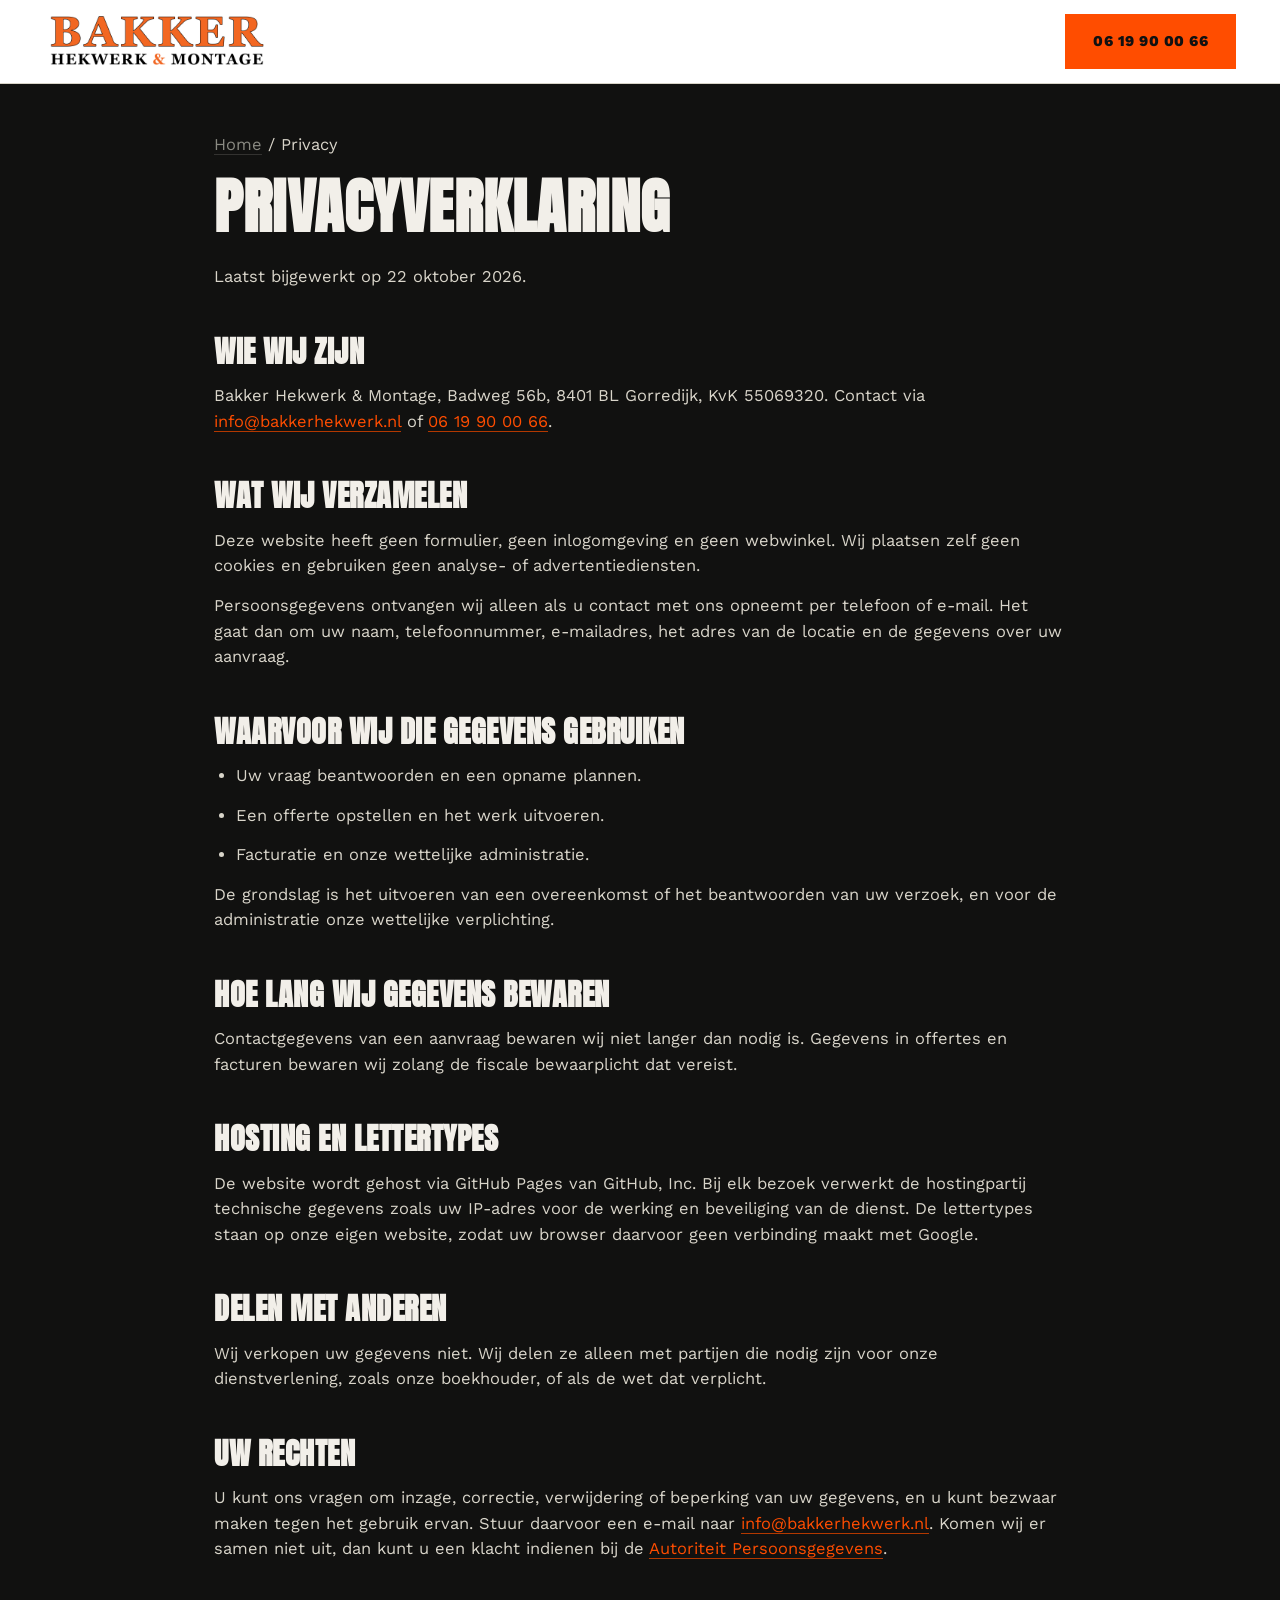
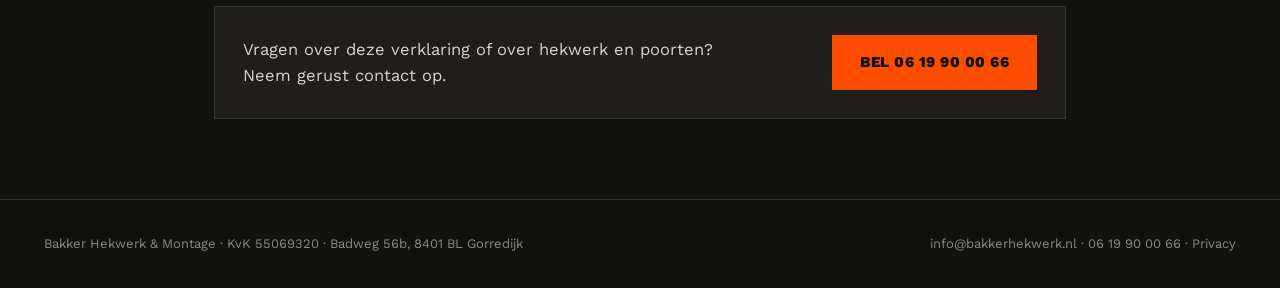
<file: privacy/index.html>
<!DOCTYPE html>
<html lang="nl">
<head>
<meta charset="UTF-8">
<meta name="viewport" content="width=device-width, initial-scale=1">
<meta name="google-site-verification" content="QCoCkXl2fq-rT-jdb6DQhbuVrgbi8KNT2zHSEvUrDoA" />
<meta name="theme-color" content="#111110">
<link rel="icon" href="/favicon.svg" type="image/svg+xml">
<link rel="icon" href="/favicon.png" type="image/png" sizes="192x192">
<link rel="apple-touch-icon" href="/favicon.png">
<link rel="preload" href="/assets/fonts/anton-latin-400-normal.woff2" as="font" type="font/woff2" crossorigin>
<link rel="preload" href="/assets/fonts/work-sans-latin-400-normal.woff2" as="font" type="font/woff2" crossorigin>
<link rel="stylesheet" href="/styles.css?v=20261022">
<title>Privacyverklaring | Bakker Hekwerk &amp; Montage</title>
<meta name="description" content="Hoe Bakker Hekwerk &amp; Montage in Gorredijk omgaat met persoonsgegevens op deze website." />
<meta name="robots" content="index, follow">
<link rel="canonical" href="https://bakkerhekwerk.nl/privacy/" />
</head>
<body class="sub">
<header>
  <nav>
    <a href="/" class="brand"><img src="/assets/logo.png" alt="Bakker Hekwerk &amp; Montage logo"></a>
    <div class="nav-cta"><a href="tel:0619900066" class="btn">06 19 90 00 66</a></div>
  </nav>
</header>
<main class="sub-wrap">
  <p class="crumbs"><a href="/">Home</a> / Privacy</p>
  <h1>Privacyverklaring</h1>
  <p>Laatst bijgewerkt op 22 oktober 2026.</p>

  <h2>Wie wij zijn</h2>
  <p>Bakker Hekwerk &amp; Montage, Badweg 56b, 8401 BL Gorredijk, KvK 55069320. Contact via <a class="tl" href="mailto:info@bakkerhekwerk.nl">info@bakkerhekwerk.nl</a> of <a class="tl" href="tel:0619900066">06 19 90 00 66</a>.</p>

  <h2>Wat wij verzamelen</h2>
  <p>Deze website heeft geen formulier, geen inlogomgeving en geen webwinkel. Wij plaatsen zelf geen cookies en gebruiken geen analyse- of advertentiediensten.</p>
  <p>Persoonsgegevens ontvangen wij alleen als u contact met ons opneemt per telefoon of e-mail. Het gaat dan om uw naam, telefoonnummer, e-mailadres, het adres van de locatie en de gegevens over uw aanvraag.</p>

  <h2>Waarvoor wij die gegevens gebruiken</h2>
  <ul>
    <li>Uw vraag beantwoorden en een opname plannen.</li>
    <li>Een offerte opstellen en het werk uitvoeren.</li>
    <li>Facturatie en onze wettelijke administratie.</li>
  </ul>
  <p>De grondslag is het uitvoeren van een overeenkomst of het beantwoorden van uw verzoek, en voor de administratie onze wettelijke verplichting.</p>

  <h2>Hoe lang wij gegevens bewaren</h2>
  <p>Contactgegevens van een aanvraag bewaren wij niet langer dan nodig is. Gegevens in offertes en facturen bewaren wij zolang de fiscale bewaarplicht dat vereist.</p>

  <h2>Hosting en lettertypes</h2>
  <p>De website wordt gehost via GitHub Pages van GitHub, Inc. Bij elk bezoek verwerkt de hostingpartij technische gegevens zoals uw IP-adres voor de werking en beveiliging van de dienst. De lettertypes staan op onze eigen website, zodat uw browser daarvoor geen verbinding maakt met Google.</p>

  <h2>Delen met anderen</h2>
  <p>Wij verkopen uw gegevens niet. Wij delen ze alleen met partijen die nodig zijn voor onze dienstverlening, zoals onze boekhouder, of als de wet dat verplicht.</p>

  <h2>Uw rechten</h2>
  <p>U kunt ons vragen om inzage, correctie, verwijdering of beperking van uw gegevens, en u kunt bezwaar maken tegen het gebruik ervan. Stuur daarvoor een e-mail naar <a class="tl" href="mailto:info@bakkerhekwerk.nl">info@bakkerhekwerk.nl</a>. Komen wij er samen niet uit, dan kunt u een klacht indienen bij de <a class="tl" href="https://www.autoriteitpersoonsgegevens.nl/">Autoriteit Persoonsgegevens</a>.</p>

  <div class="sub-cta">
    <p>Vragen over deze verklaring of over hekwerk en poorten? Neem gerust contact op.</p>
    <a href="tel:0619900066" class="btn">Bel 06 19 90 00 66</a>
  </div>
</main>
<footer>
  <div class="wrap f-row">
    <span>Bakker Hekwerk &amp; Montage &middot; KvK 55069320 &middot; Badweg 56b, 8401 BL Gorredijk</span>
    <span><a href="mailto:info@bakkerhekwerk.nl">info@bakkerhekwerk.nl</a> &middot; <a href="tel:0619900066">06 19 90 00 66</a> &middot; <a href="/privacy/">Privacy</a></span>
  </div>
</footer>
</body>
</html>
</file>
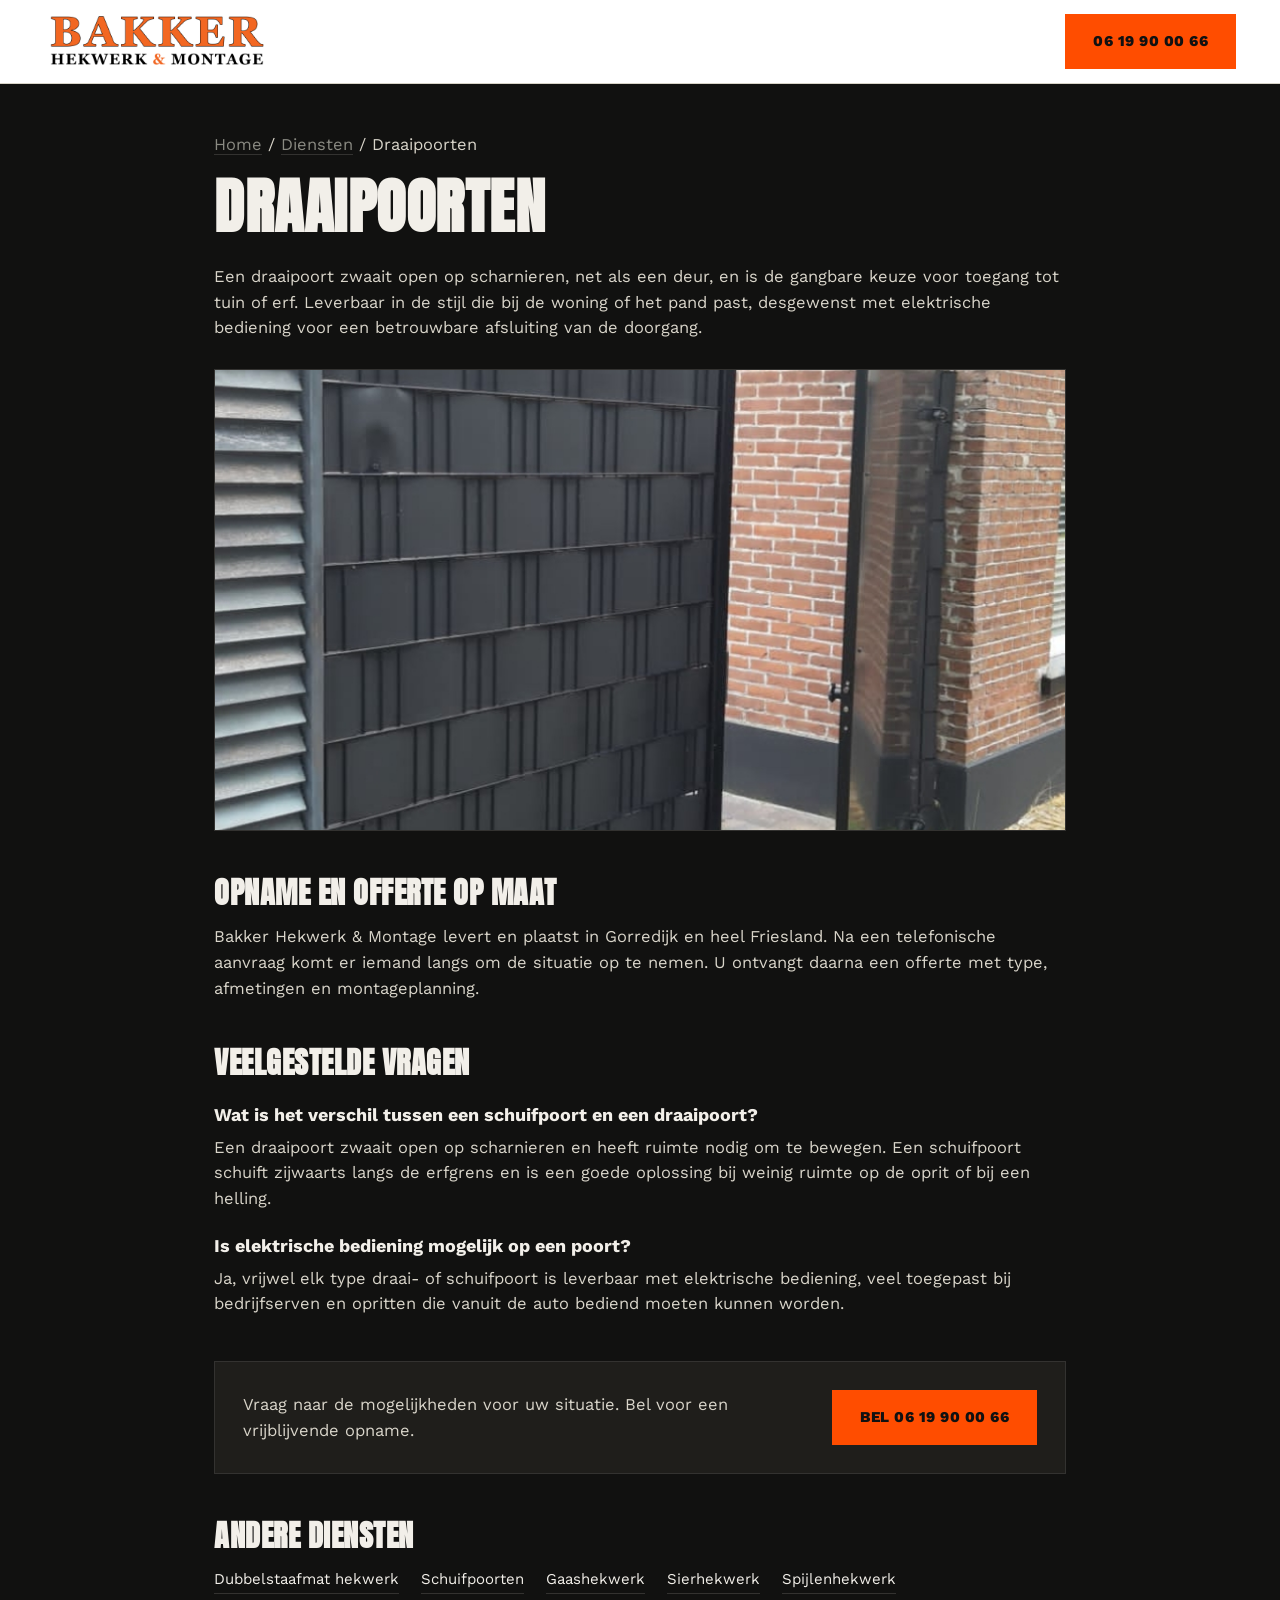
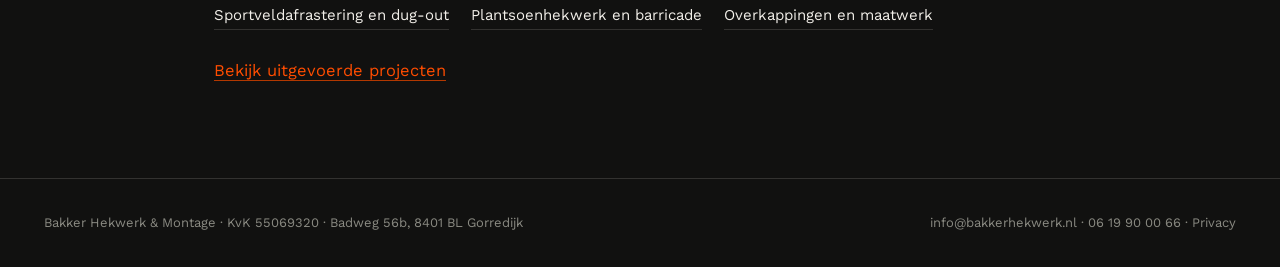
<file: diensten/draaipoorten/index.html>
<!DOCTYPE html>
<html lang="nl">
<head>
<meta charset="UTF-8">
<meta name="viewport" content="width=device-width, initial-scale=1">
<meta name="google-site-verification" content="QCoCkXl2fq-rT-jdb6DQhbuVrgbi8KNT2zHSEvUrDoA" />
<meta name="theme-color" content="#111110">
<link rel="icon" href="/favicon.svg" type="image/svg+xml">
<link rel="icon" href="/favicon.png" type="image/png" sizes="192x192">
<link rel="apple-touch-icon" href="/favicon.png">
<link rel="preload" href="/assets/fonts/anton-latin-400-normal.woff2" as="font" type="font/woff2" crossorigin>
<link rel="preload" href="/assets/fonts/work-sans-latin-400-normal.woff2" as="font" type="font/woff2" crossorigin>
<link rel="stylesheet" href="/styles.css?v=20261022">
<title>Draaipoorten in Friesland | Bakker Hekwerk &amp; Montage</title>
<meta name="description" content="Draaipoorten voor erven, tuinen en bedrijfsterreinen, ook met elektrische bediening. Bakker Hekwerk &amp; Montage, Gorredijk, werkt in heel Friesland." />
<meta name="robots" content="index, follow, max-image-preview:large">
<link rel="canonical" href="https://bakkerhekwerk.nl/diensten/draaipoorten/" />
<meta property="og:type" content="website" />
<meta property="og:title" content="Draaipoorten in Friesland | Bakker Hekwerk &amp; Montage" />
<meta property="og:description" content="Draaipoorten voor erven, tuinen en bedrijfsterreinen, ook met elektrische bediening. Bakker Hekwerk &amp; Montage, Gorredijk, werkt in heel Friesland." />
<meta property="og:url" content="https://bakkerhekwerk.nl/diensten/draaipoorten/" />
<meta property="og:site_name" content="Bakker Hekwerk &amp; Montage" />
<meta property="og:locale" content="nl_NL" />
<meta property="og:image" content="https://bakkerhekwerk.nl/assets/diensten/draaipoorten.jpg" />
<meta name="twitter:card" content="summary_large_image" />
<script type="application/ld+json">
{
  "@context": "https://schema.org",
  "@type": "Service",
  "name": "Draaipoorten",
  "serviceType": "Draaipoorten",
  "description": "Draaipoorten voor erven, tuinen en bedrijfsterreinen, ook met elektrische bediening. Bakker Hekwerk & Montage, Gorredijk, werkt in heel Friesland.",
  "areaServed": "Friesland",
  "url": "https://bakkerhekwerk.nl/diensten/draaipoorten/",
  "provider": {
    "@type": "HomeAndConstructionBusiness",
    "name": "Bakker Hekwerk & Montage",
    "url": "https://bakkerhekwerk.nl/",
    "telephone": "+31619900066"
  }
}
</script>
<script type="application/ld+json">
{
  "@context": "https://schema.org",
  "@type": "BreadcrumbList",
  "itemListElement": [
    {
      "@type": "ListItem",
      "position": 1,
      "name": "Home",
      "item": "https://bakkerhekwerk.nl/"
    },
    {
      "@type": "ListItem",
      "position": 2,
      "name": "Diensten",
      "item": "https://bakkerhekwerk.nl/#diensten"
    },
    {
      "@type": "ListItem",
      "position": 3,
      "name": "Draaipoorten",
      "item": "https://bakkerhekwerk.nl/diensten/draaipoorten/"
    }
  ]
}
</script>
</head>
<body class="sub">
<header>
  <nav>
    <a href="/" class="brand"><img src="/assets/logo.png" alt="Bakker Hekwerk &amp; Montage logo"></a>
    <div class="nav-cta"><a href="tel:0619900066" class="btn">06 19 90 00 66</a></div>
  </nav>
</header>
<main class="sub-wrap">
  <p class="crumbs"><a href="/">Home</a> / <a href="/#diensten">Diensten</a> / Draaipoorten</p>
  <h1>Draaipoorten</h1>
  <p>Een draaipoort zwaait open op scharnieren, net als een deur, en is de gangbare keuze voor toegang tot tuin of erf. Leverbaar in de stijl die bij de woning of het pand past, desgewenst met elektrische bediening voor een betrouwbare afsluiting van de doorgang.</p>
  <figure class="sub-photo"><img src="/assets/diensten/draaipoorten.jpg" alt="Draaipoort vlechtwerk" width="1200" height="800" decoding="async"></figure>
  <h2>Opname en offerte op maat</h2>
  <p>Bakker Hekwerk &amp; Montage levert en plaatst in Gorredijk en heel Friesland. Na een telefonische aanvraag komt er iemand langs om de situatie op te nemen. U ontvangt daarna een offerte met type, afmetingen en montageplanning.</p>
  <section class="sub-faq">
    <h2>Veelgestelde vragen</h2>
    <h3>Wat is het verschil tussen een schuifpoort en een draaipoort?</h3><p>Een draaipoort zwaait open op scharnieren en heeft ruimte nodig om te bewegen. Een schuifpoort schuift zijwaarts langs de erfgrens en is een goede oplossing bij weinig ruimte op de oprit of bij een helling.</p><h3>Is elektrische bediening mogelijk op een poort?</h3><p>Ja, vrijwel elk type draai- of schuifpoort is leverbaar met elektrische bediening, veel toegepast bij bedrijfserven en opritten die vanuit de auto bediend moeten kunnen worden.</p>
  </section>
  <div class="sub-cta">
    <p>Vraag naar de mogelijkheden voor uw situatie. Bel voor een vrijblijvende opname.</p>
    <a href="tel:0619900066" class="btn">Bel 06 19 90 00 66</a>
  </div>
  <h2>Andere diensten</h2>
  <div class="related"><a href="/diensten/dubbelstaafmat/">Dubbelstaafmat hekwerk</a><a href="/diensten/schuifpoorten/">Schuifpoorten</a><a href="/diensten/gaashekwerk/">Gaashekwerk</a><a href="/diensten/sierhekwerk/">Sierhekwerk</a><a href="/diensten/spijlenhekwerk/">Spijlenhekwerk</a><a href="/diensten/sportveldafrastering/">Sportveldafrastering en dug-out</a><a href="/diensten/plantsoenhekwerk/">Plantsoenhekwerk en barricade</a><a href="/diensten/overkappingen-maatwerk/">Overkappingen en maatwerk</a></div>
  <p style="margin-top:28px"><a class="tl" href="/#projecten">Bekijk uitgevoerde projecten</a></p>
</main>
<footer>
  <div class="wrap f-row">
    <span>Bakker Hekwerk &amp; Montage &middot; KvK 55069320 &middot; Badweg 56b, 8401 BL Gorredijk</span>
    <span><a href="mailto:info@bakkerhekwerk.nl">info@bakkerhekwerk.nl</a> &middot; <a href="tel:0619900066">06 19 90 00 66</a> &middot; <a href="/privacy/">Privacy</a></span>
  </div>
</footer>
</body>
</html>
</file>
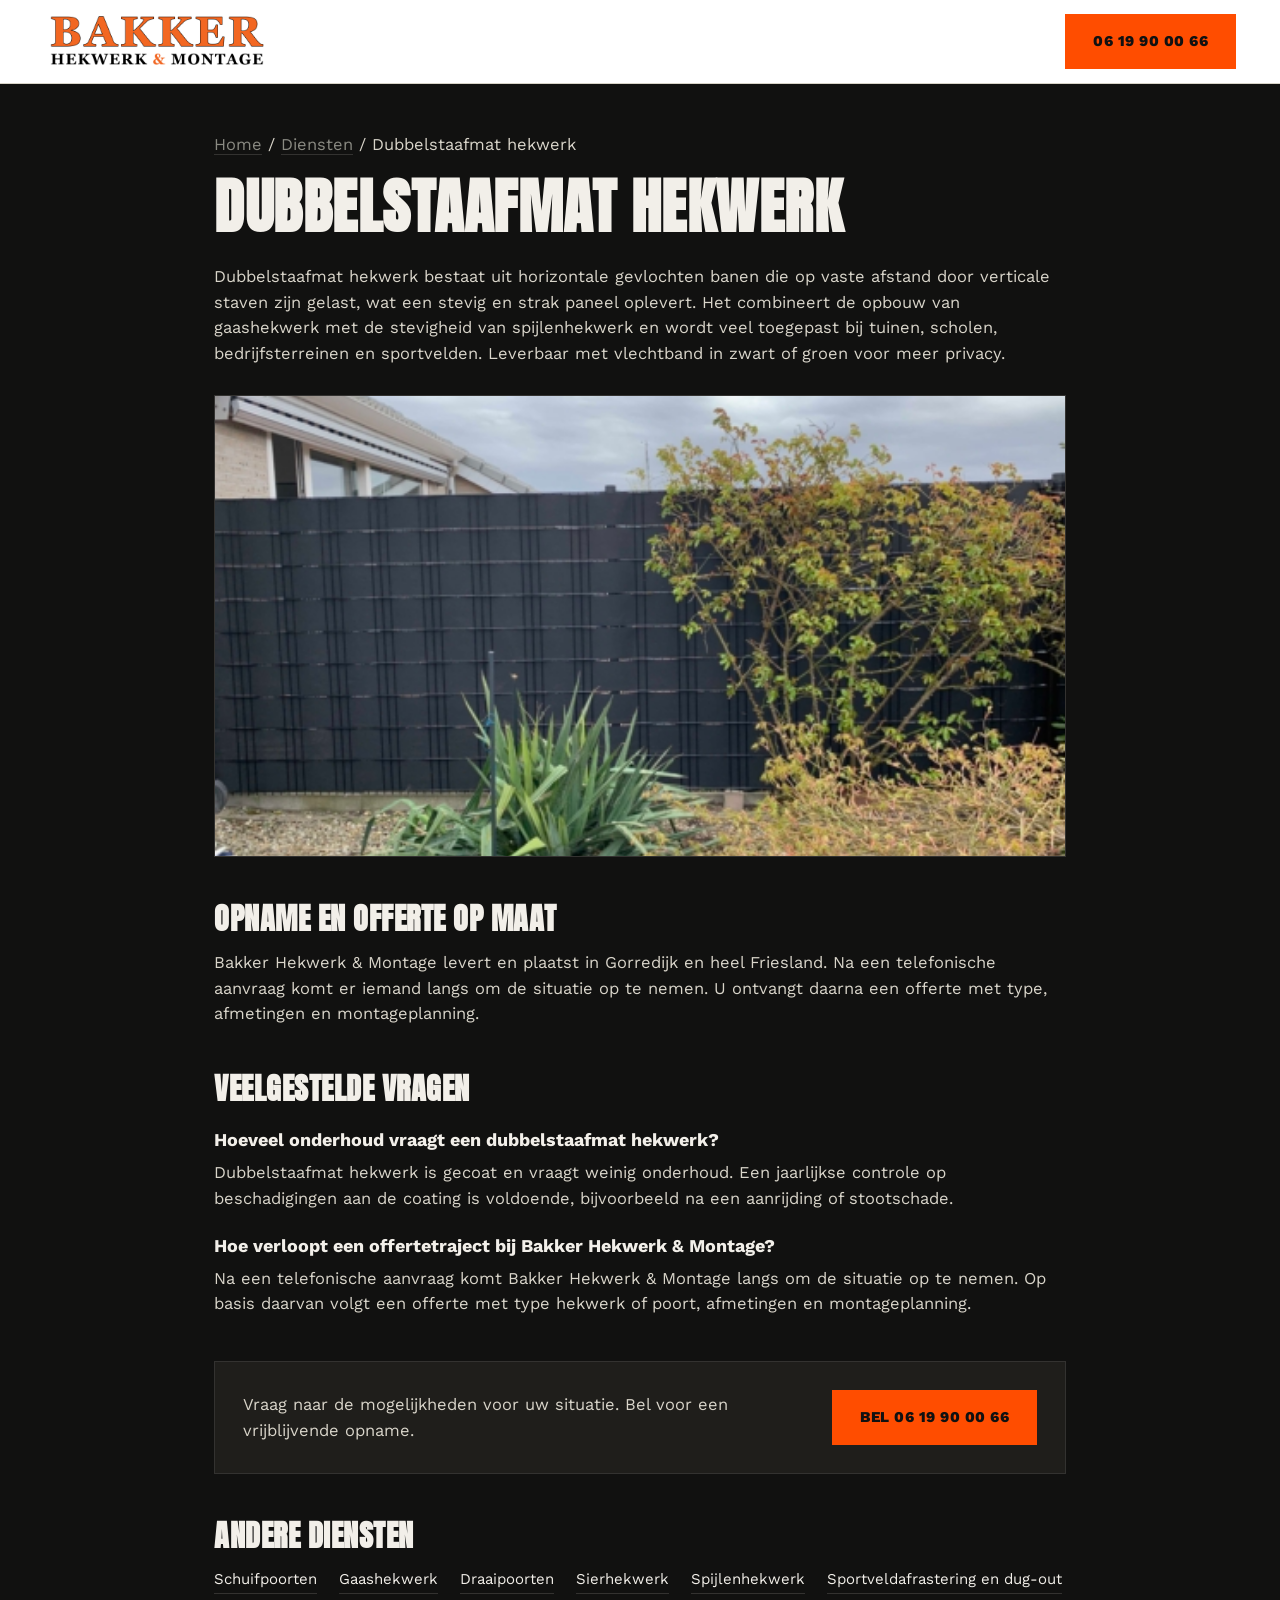
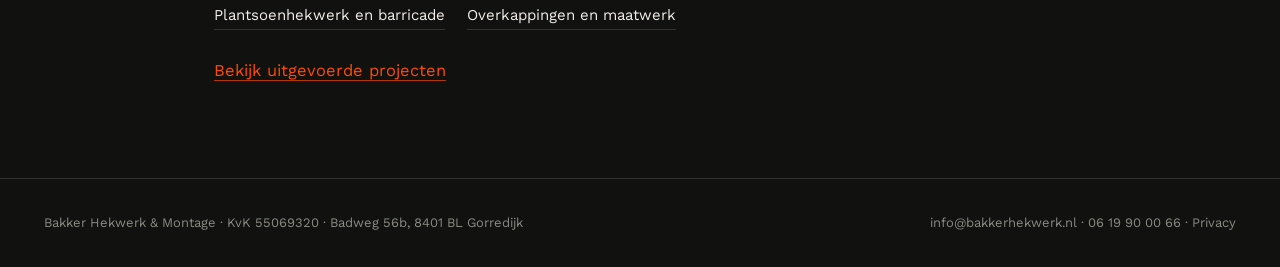
<file: diensten/dubbelstaafmat/index.html>
<!DOCTYPE html>
<html lang="nl">
<head>
<meta charset="UTF-8">
<meta name="viewport" content="width=device-width, initial-scale=1">
<meta name="google-site-verification" content="QCoCkXl2fq-rT-jdb6DQhbuVrgbi8KNT2zHSEvUrDoA" />
<meta name="theme-color" content="#111110">
<link rel="icon" href="/favicon.svg" type="image/svg+xml">
<link rel="icon" href="/favicon.png" type="image/png" sizes="192x192">
<link rel="apple-touch-icon" href="/favicon.png">
<link rel="preload" href="/assets/fonts/anton-latin-400-normal.woff2" as="font" type="font/woff2" crossorigin>
<link rel="preload" href="/assets/fonts/work-sans-latin-400-normal.woff2" as="font" type="font/woff2" crossorigin>
<link rel="stylesheet" href="/styles.css?v=20261022">
<title>Dubbelstaafmat hekwerk in Friesland | Bakker Hekwerk &amp; Montage</title>
<meta name="description" content="Dubbelstaafmat hekwerk voor tuinen, scholen, bedrijfsterreinen en sportvelden. Geplaatst door Bakker Hekwerk &amp; Montage in heel Friesland." />
<meta name="robots" content="index, follow, max-image-preview:large">
<link rel="canonical" href="https://bakkerhekwerk.nl/diensten/dubbelstaafmat/" />
<meta property="og:type" content="website" />
<meta property="og:title" content="Dubbelstaafmat hekwerk in Friesland | Bakker Hekwerk &amp; Montage" />
<meta property="og:description" content="Dubbelstaafmat hekwerk voor tuinen, scholen, bedrijfsterreinen en sportvelden. Geplaatst door Bakker Hekwerk &amp; Montage in heel Friesland." />
<meta property="og:url" content="https://bakkerhekwerk.nl/diensten/dubbelstaafmat/" />
<meta property="og:site_name" content="Bakker Hekwerk &amp; Montage" />
<meta property="og:locale" content="nl_NL" />
<meta property="og:image" content="https://bakkerhekwerk.nl/assets/diensten/dubbelstaafmat.jpg" />
<meta name="twitter:card" content="summary_large_image" />
<script type="application/ld+json">
{
  "@context": "https://schema.org",
  "@type": "Service",
  "name": "Dubbelstaafmat hekwerk",
  "serviceType": "Dubbelstaafmat hekwerk",
  "description": "Dubbelstaafmat hekwerk voor tuinen, scholen, bedrijfsterreinen en sportvelden. Geplaatst door Bakker Hekwerk & Montage in heel Friesland.",
  "areaServed": "Friesland",
  "url": "https://bakkerhekwerk.nl/diensten/dubbelstaafmat/",
  "provider": {
    "@type": "HomeAndConstructionBusiness",
    "name": "Bakker Hekwerk & Montage",
    "url": "https://bakkerhekwerk.nl/",
    "telephone": "+31619900066"
  }
}
</script>
<script type="application/ld+json">
{
  "@context": "https://schema.org",
  "@type": "BreadcrumbList",
  "itemListElement": [
    {
      "@type": "ListItem",
      "position": 1,
      "name": "Home",
      "item": "https://bakkerhekwerk.nl/"
    },
    {
      "@type": "ListItem",
      "position": 2,
      "name": "Diensten",
      "item": "https://bakkerhekwerk.nl/#diensten"
    },
    {
      "@type": "ListItem",
      "position": 3,
      "name": "Dubbelstaafmat hekwerk",
      "item": "https://bakkerhekwerk.nl/diensten/dubbelstaafmat/"
    }
  ]
}
</script>
</head>
<body class="sub">
<header>
  <nav>
    <a href="/" class="brand"><img src="/assets/logo.png" alt="Bakker Hekwerk &amp; Montage logo"></a>
    <div class="nav-cta"><a href="tel:0619900066" class="btn">06 19 90 00 66</a></div>
  </nav>
</header>
<main class="sub-wrap">
  <p class="crumbs"><a href="/">Home</a> / <a href="/#diensten">Diensten</a> / Dubbelstaafmat hekwerk</p>
  <h1>Dubbelstaafmat hekwerk</h1>
  <p>Dubbelstaafmat hekwerk bestaat uit horizontale gevlochten banen die op vaste afstand door verticale staven zijn gelast, wat een stevig en strak paneel oplevert. Het combineert de opbouw van gaashekwerk met de stevigheid van spijlenhekwerk en wordt veel toegepast bij tuinen, scholen, bedrijfsterreinen en sportvelden. Leverbaar met vlechtband in zwart of groen voor meer privacy.</p>
  <figure class="sub-photo"><img src="/assets/diensten/dubbelstaafmat.jpg" alt="Erfafscheiding dubbelstaafmat met vlechtwerk" width="1200" height="800" decoding="async"></figure>
  <h2>Opname en offerte op maat</h2>
  <p>Bakker Hekwerk &amp; Montage levert en plaatst in Gorredijk en heel Friesland. Na een telefonische aanvraag komt er iemand langs om de situatie op te nemen. U ontvangt daarna een offerte met type, afmetingen en montageplanning.</p>
  <section class="sub-faq">
    <h2>Veelgestelde vragen</h2>
    <h3>Hoeveel onderhoud vraagt een dubbelstaafmat hekwerk?</h3><p>Dubbelstaafmat hekwerk is gecoat en vraagt weinig onderhoud. Een jaarlijkse controle op beschadigingen aan de coating is voldoende, bijvoorbeeld na een aanrijding of stootschade.</p><h3>Hoe verloopt een offertetraject bij Bakker Hekwerk &amp; Montage?</h3><p>Na een telefonische aanvraag komt Bakker Hekwerk &amp; Montage langs om de situatie op te nemen. Op basis daarvan volgt een offerte met type hekwerk of poort, afmetingen en montageplanning.</p>
  </section>
  <div class="sub-cta">
    <p>Vraag naar de mogelijkheden voor uw situatie. Bel voor een vrijblijvende opname.</p>
    <a href="tel:0619900066" class="btn">Bel 06 19 90 00 66</a>
  </div>
  <h2>Andere diensten</h2>
  <div class="related"><a href="/diensten/schuifpoorten/">Schuifpoorten</a><a href="/diensten/gaashekwerk/">Gaashekwerk</a><a href="/diensten/draaipoorten/">Draaipoorten</a><a href="/diensten/sierhekwerk/">Sierhekwerk</a><a href="/diensten/spijlenhekwerk/">Spijlenhekwerk</a><a href="/diensten/sportveldafrastering/">Sportveldafrastering en dug-out</a><a href="/diensten/plantsoenhekwerk/">Plantsoenhekwerk en barricade</a><a href="/diensten/overkappingen-maatwerk/">Overkappingen en maatwerk</a></div>
  <p style="margin-top:28px"><a class="tl" href="/#projecten">Bekijk uitgevoerde projecten</a></p>
</main>
<footer>
  <div class="wrap f-row">
    <span>Bakker Hekwerk &amp; Montage &middot; KvK 55069320 &middot; Badweg 56b, 8401 BL Gorredijk</span>
    <span><a href="mailto:info@bakkerhekwerk.nl">info@bakkerhekwerk.nl</a> &middot; <a href="tel:0619900066">06 19 90 00 66</a> &middot; <a href="/privacy/">Privacy</a></span>
  </div>
</footer>
</body>
</html>
</file>
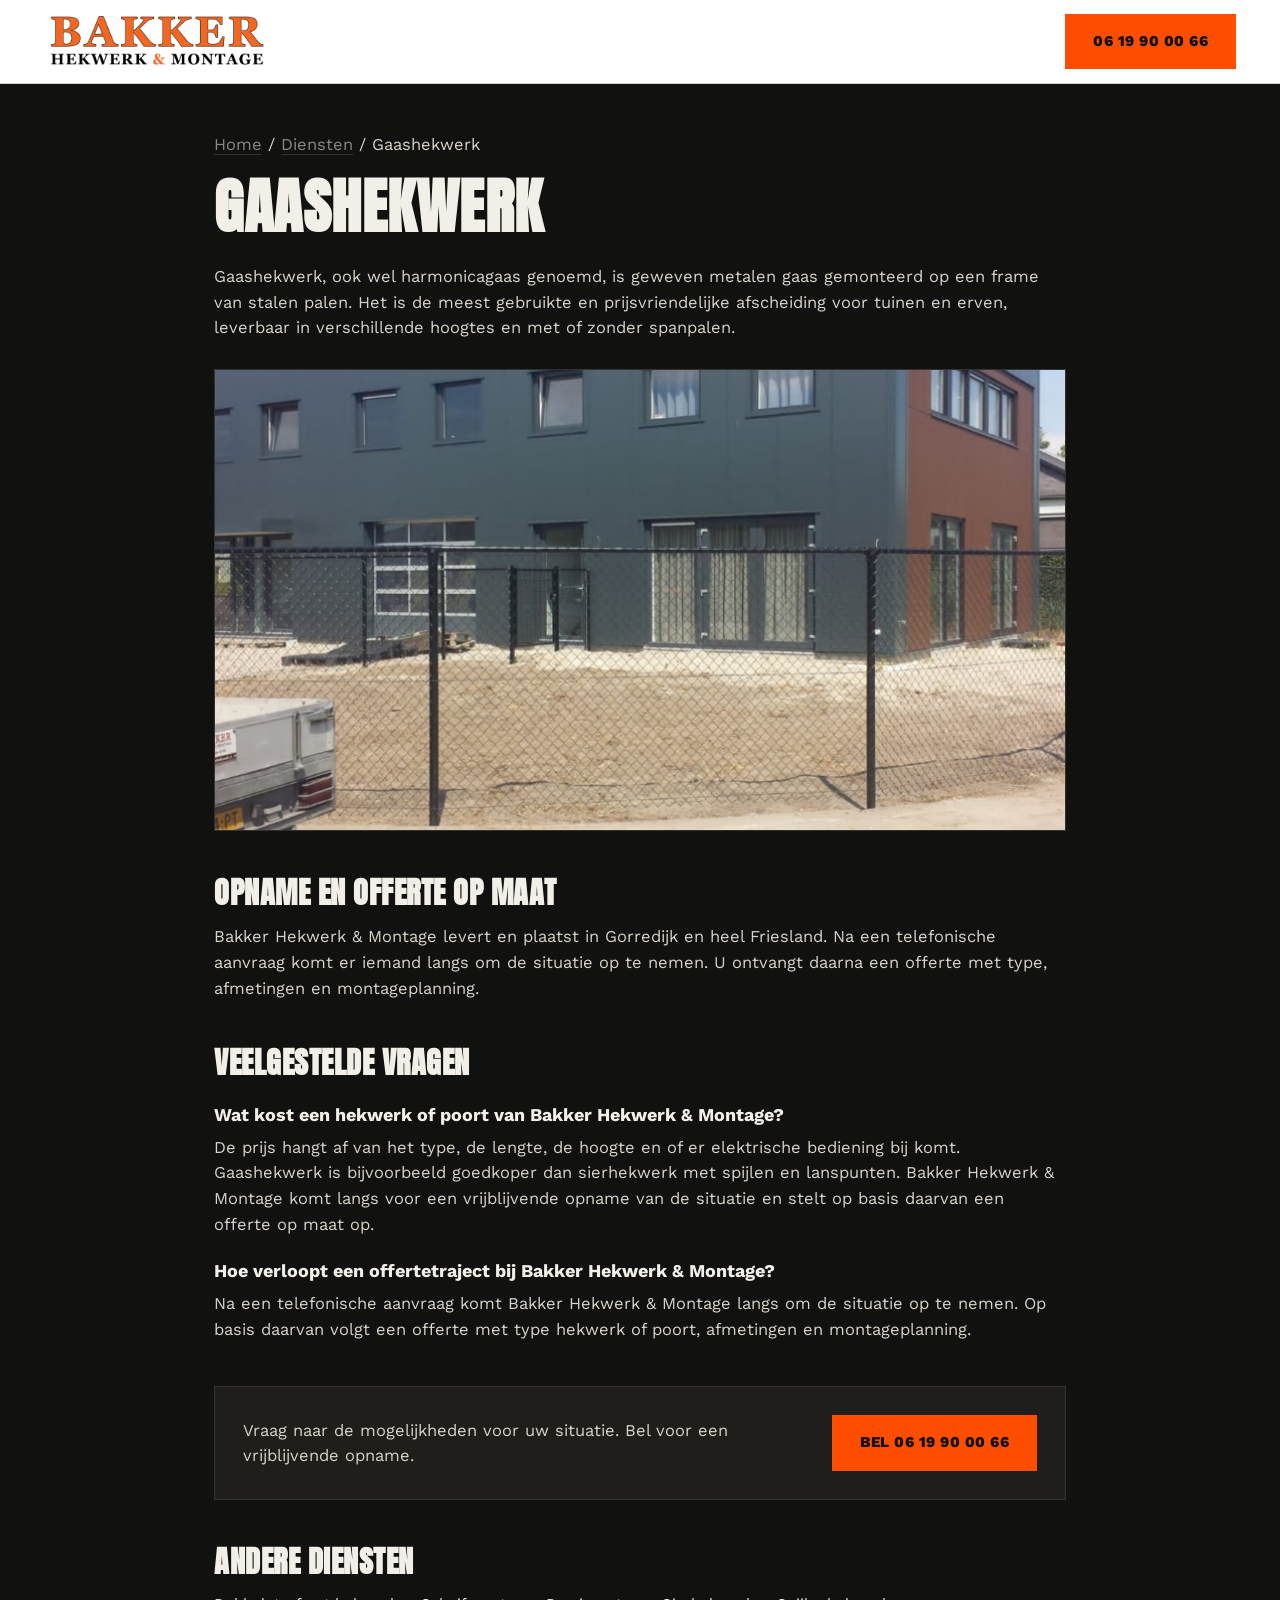
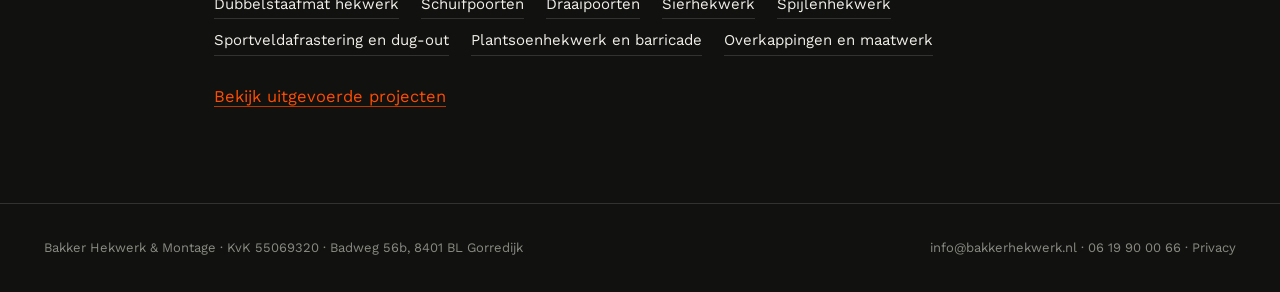
<file: diensten/gaashekwerk/index.html>
<!DOCTYPE html>
<html lang="nl">
<head>
<meta charset="UTF-8">
<meta name="viewport" content="width=device-width, initial-scale=1">
<meta name="google-site-verification" content="QCoCkXl2fq-rT-jdb6DQhbuVrgbi8KNT2zHSEvUrDoA" />
<meta name="theme-color" content="#111110">
<link rel="icon" href="/favicon.svg" type="image/svg+xml">
<link rel="icon" href="/favicon.png" type="image/png" sizes="192x192">
<link rel="apple-touch-icon" href="/favicon.png">
<link rel="preload" href="/assets/fonts/anton-latin-400-normal.woff2" as="font" type="font/woff2" crossorigin>
<link rel="preload" href="/assets/fonts/work-sans-latin-400-normal.woff2" as="font" type="font/woff2" crossorigin>
<link rel="stylesheet" href="/styles.css?v=20261022">
<title>Gaashekwerk in Friesland | Bakker Hekwerk &amp; Montage</title>
<meta name="description" content="Gaashekwerk (harmonicagaas) voor tuinen en terreinen, geplaatst door Bakker Hekwerk &amp; Montage in Gorredijk en heel Friesland." />
<meta name="robots" content="index, follow, max-image-preview:large">
<link rel="canonical" href="https://bakkerhekwerk.nl/diensten/gaashekwerk/" />
<meta property="og:type" content="website" />
<meta property="og:title" content="Gaashekwerk in Friesland | Bakker Hekwerk &amp; Montage" />
<meta property="og:description" content="Gaashekwerk (harmonicagaas) voor tuinen en terreinen, geplaatst door Bakker Hekwerk &amp; Montage in Gorredijk en heel Friesland." />
<meta property="og:url" content="https://bakkerhekwerk.nl/diensten/gaashekwerk/" />
<meta property="og:site_name" content="Bakker Hekwerk &amp; Montage" />
<meta property="og:locale" content="nl_NL" />
<meta property="og:image" content="https://bakkerhekwerk.nl/assets/diensten/gaashekwerk.jpg" />
<meta name="twitter:card" content="summary_large_image" />
<script type="application/ld+json">
{
  "@context": "https://schema.org",
  "@type": "Service",
  "name": "Gaashekwerk",
  "serviceType": "Gaashekwerk",
  "description": "Gaashekwerk (harmonicagaas) voor tuinen en terreinen, geplaatst door Bakker Hekwerk & Montage in Gorredijk en heel Friesland.",
  "areaServed": "Friesland",
  "url": "https://bakkerhekwerk.nl/diensten/gaashekwerk/",
  "provider": {
    "@type": "HomeAndConstructionBusiness",
    "name": "Bakker Hekwerk & Montage",
    "url": "https://bakkerhekwerk.nl/",
    "telephone": "+31619900066"
  }
}
</script>
<script type="application/ld+json">
{
  "@context": "https://schema.org",
  "@type": "BreadcrumbList",
  "itemListElement": [
    {
      "@type": "ListItem",
      "position": 1,
      "name": "Home",
      "item": "https://bakkerhekwerk.nl/"
    },
    {
      "@type": "ListItem",
      "position": 2,
      "name": "Diensten",
      "item": "https://bakkerhekwerk.nl/#diensten"
    },
    {
      "@type": "ListItem",
      "position": 3,
      "name": "Gaashekwerk",
      "item": "https://bakkerhekwerk.nl/diensten/gaashekwerk/"
    }
  ]
}
</script>
</head>
<body class="sub">
<header>
  <nav>
    <a href="/" class="brand"><img src="/assets/logo.png" alt="Bakker Hekwerk &amp; Montage logo"></a>
    <div class="nav-cta"><a href="tel:0619900066" class="btn">06 19 90 00 66</a></div>
  </nav>
</header>
<main class="sub-wrap">
  <p class="crumbs"><a href="/">Home</a> / <a href="/#diensten">Diensten</a> / Gaashekwerk</p>
  <h1>Gaashekwerk</h1>
  <p>Gaashekwerk, ook wel harmonicagaas genoemd, is geweven metalen gaas gemonteerd op een frame van stalen palen. Het is de meest gebruikte en prijsvriendelijke afscheiding voor tuinen en erven, leverbaar in verschillende hoogtes en met of zonder spanpalen.</p>
  <figure class="sub-photo"><img src="/assets/diensten/gaashekwerk.jpg" alt="Gaashekwerk" width="1200" height="800" decoding="async"></figure>
  <h2>Opname en offerte op maat</h2>
  <p>Bakker Hekwerk &amp; Montage levert en plaatst in Gorredijk en heel Friesland. Na een telefonische aanvraag komt er iemand langs om de situatie op te nemen. U ontvangt daarna een offerte met type, afmetingen en montageplanning.</p>
  <section class="sub-faq">
    <h2>Veelgestelde vragen</h2>
    <h3>Wat kost een hekwerk of poort van Bakker Hekwerk &amp; Montage?</h3><p>De prijs hangt af van het type, de lengte, de hoogte en of er elektrische bediening bij komt. Gaashekwerk is bijvoorbeeld goedkoper dan sierhekwerk met spijlen en lanspunten. Bakker Hekwerk &amp; Montage komt langs voor een vrijblijvende opname van de situatie en stelt op basis daarvan een offerte op maat op.</p><h3>Hoe verloopt een offertetraject bij Bakker Hekwerk &amp; Montage?</h3><p>Na een telefonische aanvraag komt Bakker Hekwerk &amp; Montage langs om de situatie op te nemen. Op basis daarvan volgt een offerte met type hekwerk of poort, afmetingen en montageplanning.</p>
  </section>
  <div class="sub-cta">
    <p>Vraag naar de mogelijkheden voor uw situatie. Bel voor een vrijblijvende opname.</p>
    <a href="tel:0619900066" class="btn">Bel 06 19 90 00 66</a>
  </div>
  <h2>Andere diensten</h2>
  <div class="related"><a href="/diensten/dubbelstaafmat/">Dubbelstaafmat hekwerk</a><a href="/diensten/schuifpoorten/">Schuifpoorten</a><a href="/diensten/draaipoorten/">Draaipoorten</a><a href="/diensten/sierhekwerk/">Sierhekwerk</a><a href="/diensten/spijlenhekwerk/">Spijlenhekwerk</a><a href="/diensten/sportveldafrastering/">Sportveldafrastering en dug-out</a><a href="/diensten/plantsoenhekwerk/">Plantsoenhekwerk en barricade</a><a href="/diensten/overkappingen-maatwerk/">Overkappingen en maatwerk</a></div>
  <p style="margin-top:28px"><a class="tl" href="/#projecten">Bekijk uitgevoerde projecten</a></p>
</main>
<footer>
  <div class="wrap f-row">
    <span>Bakker Hekwerk &amp; Montage &middot; KvK 55069320 &middot; Badweg 56b, 8401 BL Gorredijk</span>
    <span><a href="mailto:info@bakkerhekwerk.nl">info@bakkerhekwerk.nl</a> &middot; <a href="tel:0619900066">06 19 90 00 66</a> &middot; <a href="/privacy/">Privacy</a></span>
  </div>
</footer>
</body>
</html>
</file>
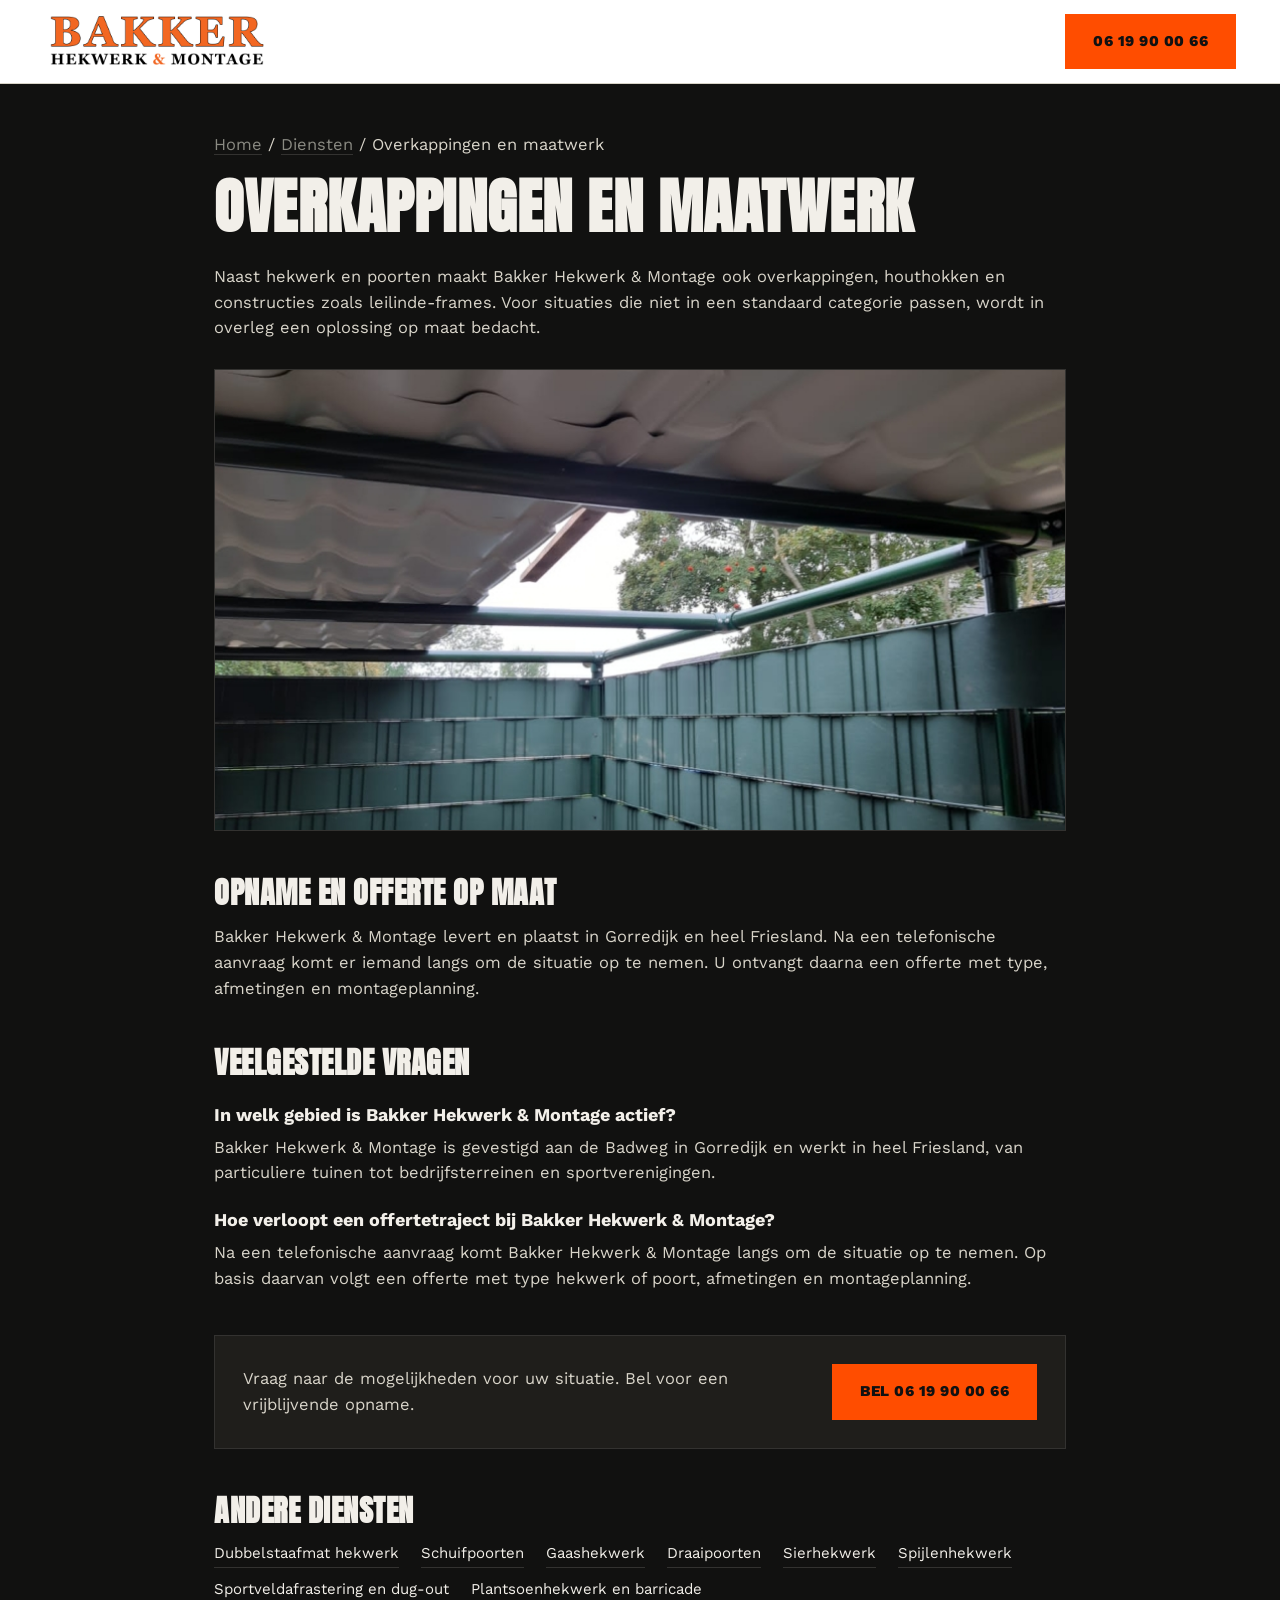
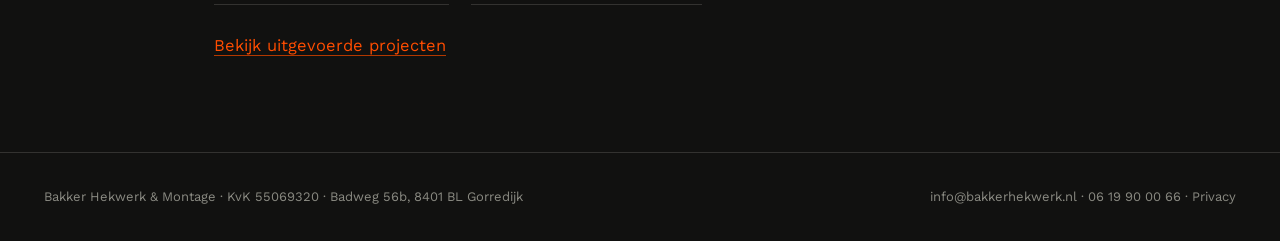
<file: diensten/overkappingen-maatwerk/index.html>
<!DOCTYPE html>
<html lang="nl">
<head>
<meta charset="UTF-8">
<meta name="viewport" content="width=device-width, initial-scale=1">
<meta name="google-site-verification" content="QCoCkXl2fq-rT-jdb6DQhbuVrgbi8KNT2zHSEvUrDoA" />
<meta name="theme-color" content="#111110">
<link rel="icon" href="/favicon.svg" type="image/svg+xml">
<link rel="icon" href="/favicon.png" type="image/png" sizes="192x192">
<link rel="apple-touch-icon" href="/favicon.png">
<link rel="preload" href="/assets/fonts/anton-latin-400-normal.woff2" as="font" type="font/woff2" crossorigin>
<link rel="preload" href="/assets/fonts/work-sans-latin-400-normal.woff2" as="font" type="font/woff2" crossorigin>
<link rel="stylesheet" href="/styles.css?v=20261022">
<title>Overkappingen en maatwerk in Friesland | Bakker Hekwerk &amp; Montage</title>
<meta name="description" content="Overkappingen, houthokken en maatwerkconstructies naast hekwerk en poorten. Bakker Hekwerk &amp; Montage, Gorredijk, werkt in heel Friesland." />
<meta name="robots" content="index, follow, max-image-preview:large">
<link rel="canonical" href="https://bakkerhekwerk.nl/diensten/overkappingen-maatwerk/" />
<meta property="og:type" content="website" />
<meta property="og:title" content="Overkappingen en maatwerk in Friesland | Bakker Hekwerk &amp; Montage" />
<meta property="og:description" content="Overkappingen, houthokken en maatwerkconstructies naast hekwerk en poorten. Bakker Hekwerk &amp; Montage, Gorredijk, werkt in heel Friesland." />
<meta property="og:url" content="https://bakkerhekwerk.nl/diensten/overkappingen-maatwerk/" />
<meta property="og:site_name" content="Bakker Hekwerk &amp; Montage" />
<meta property="og:locale" content="nl_NL" />
<meta property="og:image" content="https://bakkerhekwerk.nl/assets/diensten/overige-overkapping.jpg" />
<meta name="twitter:card" content="summary_large_image" />
<script type="application/ld+json">
{
  "@context": "https://schema.org",
  "@type": "Service",
  "name": "Overkappingen en maatwerk",
  "serviceType": "Overkappingen en maatwerk",
  "description": "Overkappingen, houthokken en maatwerkconstructies naast hekwerk en poorten. Bakker Hekwerk & Montage, Gorredijk, werkt in heel Friesland.",
  "areaServed": "Friesland",
  "url": "https://bakkerhekwerk.nl/diensten/overkappingen-maatwerk/",
  "provider": {
    "@type": "HomeAndConstructionBusiness",
    "name": "Bakker Hekwerk & Montage",
    "url": "https://bakkerhekwerk.nl/",
    "telephone": "+31619900066"
  }
}
</script>
<script type="application/ld+json">
{
  "@context": "https://schema.org",
  "@type": "BreadcrumbList",
  "itemListElement": [
    {
      "@type": "ListItem",
      "position": 1,
      "name": "Home",
      "item": "https://bakkerhekwerk.nl/"
    },
    {
      "@type": "ListItem",
      "position": 2,
      "name": "Diensten",
      "item": "https://bakkerhekwerk.nl/#diensten"
    },
    {
      "@type": "ListItem",
      "position": 3,
      "name": "Overkappingen en maatwerk",
      "item": "https://bakkerhekwerk.nl/diensten/overkappingen-maatwerk/"
    }
  ]
}
</script>
</head>
<body class="sub">
<header>
  <nav>
    <a href="/" class="brand"><img src="/assets/logo.png" alt="Bakker Hekwerk &amp; Montage logo"></a>
    <div class="nav-cta"><a href="tel:0619900066" class="btn">06 19 90 00 66</a></div>
  </nav>
</header>
<main class="sub-wrap">
  <p class="crumbs"><a href="/">Home</a> / <a href="/#diensten">Diensten</a> / Overkappingen en maatwerk</p>
  <h1>Overkappingen en maatwerk</h1>
  <p>Naast hekwerk en poorten maakt Bakker Hekwerk & Montage ook overkappingen, houthokken en constructies zoals leilinde-frames. Voor situaties die niet in een standaard categorie passen, wordt in overleg een oplossing op maat bedacht.</p>
  <figure class="sub-photo"><img src="/assets/diensten/overige-overkapping.jpg" alt="Overkapping houthok" width="1200" height="800" decoding="async"></figure>
  <h2>Opname en offerte op maat</h2>
  <p>Bakker Hekwerk &amp; Montage levert en plaatst in Gorredijk en heel Friesland. Na een telefonische aanvraag komt er iemand langs om de situatie op te nemen. U ontvangt daarna een offerte met type, afmetingen en montageplanning.</p>
  <section class="sub-faq">
    <h2>Veelgestelde vragen</h2>
    <h3>In welk gebied is Bakker Hekwerk &amp; Montage actief?</h3><p>Bakker Hekwerk &amp; Montage is gevestigd aan de Badweg in Gorredijk en werkt in heel Friesland, van particuliere tuinen tot bedrijfsterreinen en sportverenigingen.</p><h3>Hoe verloopt een offertetraject bij Bakker Hekwerk &amp; Montage?</h3><p>Na een telefonische aanvraag komt Bakker Hekwerk &amp; Montage langs om de situatie op te nemen. Op basis daarvan volgt een offerte met type hekwerk of poort, afmetingen en montageplanning.</p>
  </section>
  <div class="sub-cta">
    <p>Vraag naar de mogelijkheden voor uw situatie. Bel voor een vrijblijvende opname.</p>
    <a href="tel:0619900066" class="btn">Bel 06 19 90 00 66</a>
  </div>
  <h2>Andere diensten</h2>
  <div class="related"><a href="/diensten/dubbelstaafmat/">Dubbelstaafmat hekwerk</a><a href="/diensten/schuifpoorten/">Schuifpoorten</a><a href="/diensten/gaashekwerk/">Gaashekwerk</a><a href="/diensten/draaipoorten/">Draaipoorten</a><a href="/diensten/sierhekwerk/">Sierhekwerk</a><a href="/diensten/spijlenhekwerk/">Spijlenhekwerk</a><a href="/diensten/sportveldafrastering/">Sportveldafrastering en dug-out</a><a href="/diensten/plantsoenhekwerk/">Plantsoenhekwerk en barricade</a></div>
  <p style="margin-top:28px"><a class="tl" href="/#projecten">Bekijk uitgevoerde projecten</a></p>
</main>
<footer>
  <div class="wrap f-row">
    <span>Bakker Hekwerk &amp; Montage &middot; KvK 55069320 &middot; Badweg 56b, 8401 BL Gorredijk</span>
    <span><a href="mailto:info@bakkerhekwerk.nl">info@bakkerhekwerk.nl</a> &middot; <a href="tel:0619900066">06 19 90 00 66</a> &middot; <a href="/privacy/">Privacy</a></span>
  </div>
</footer>
</body>
</html>
</file>
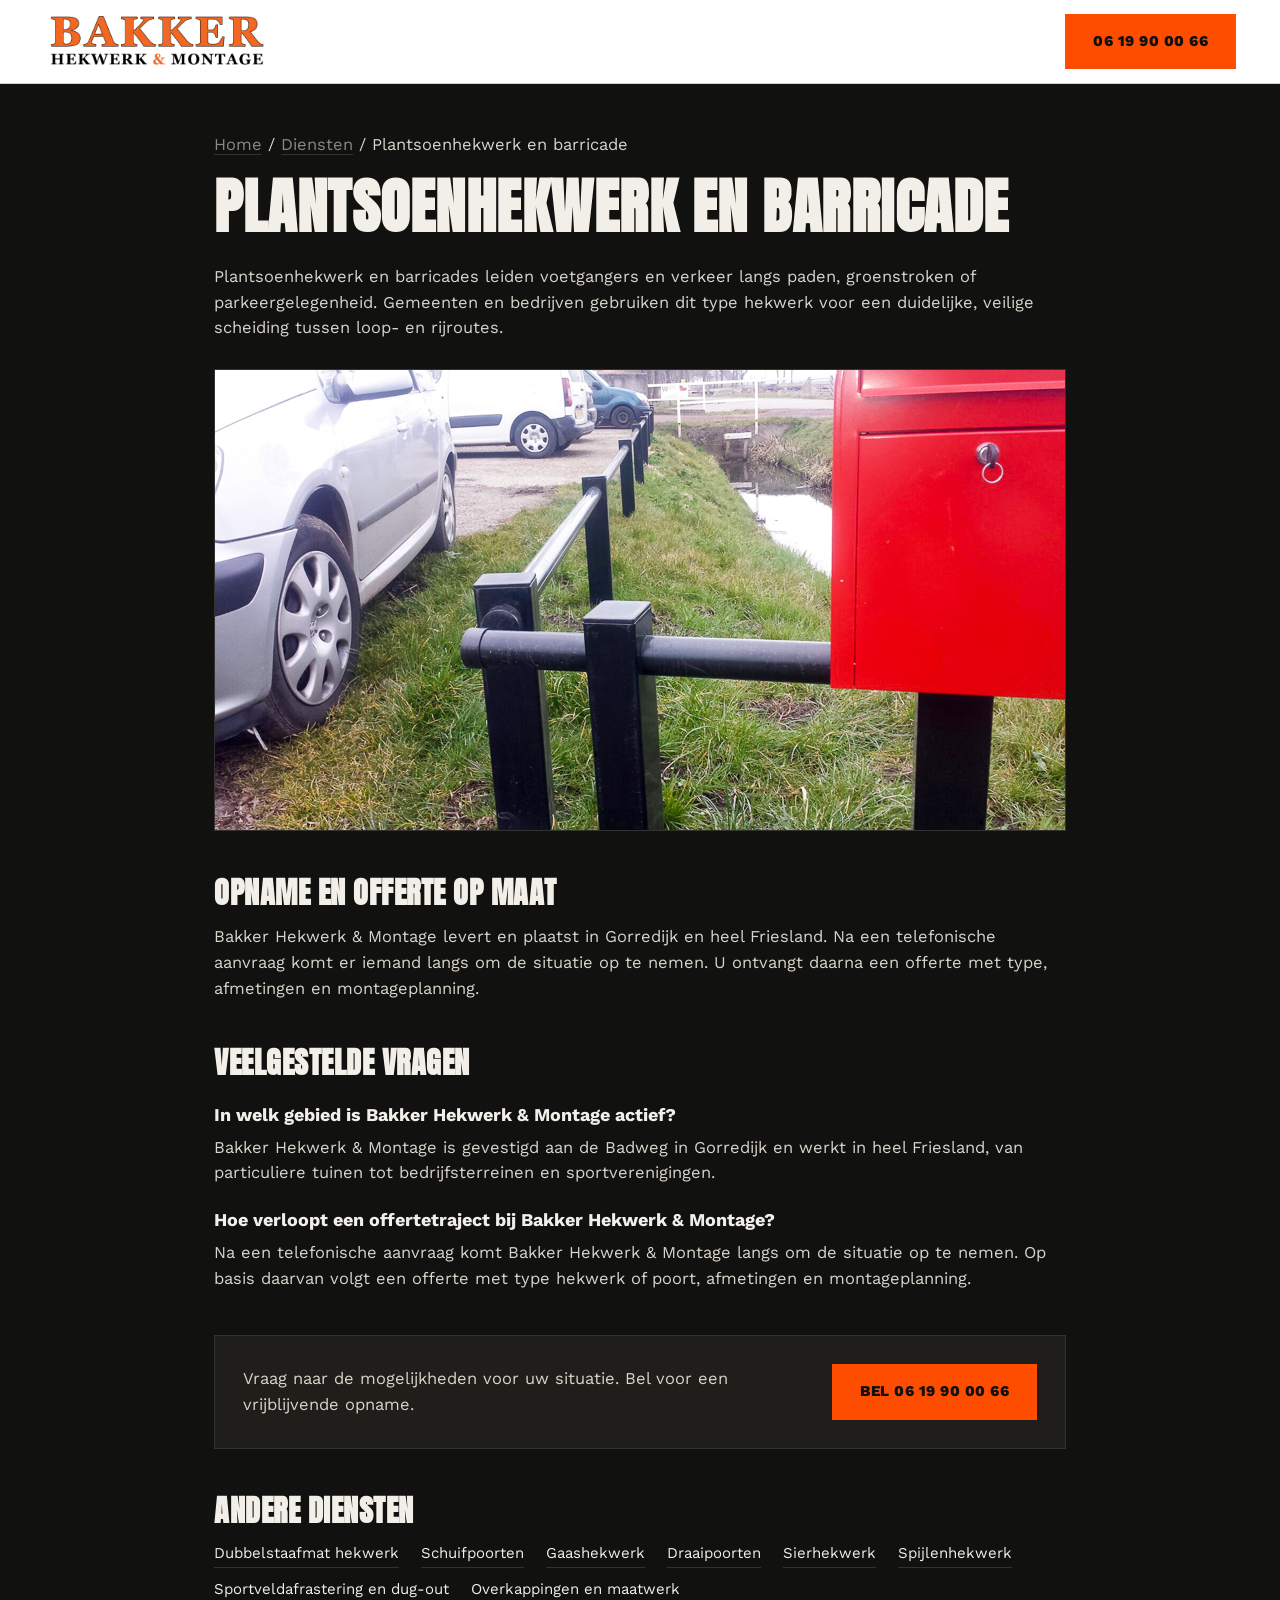
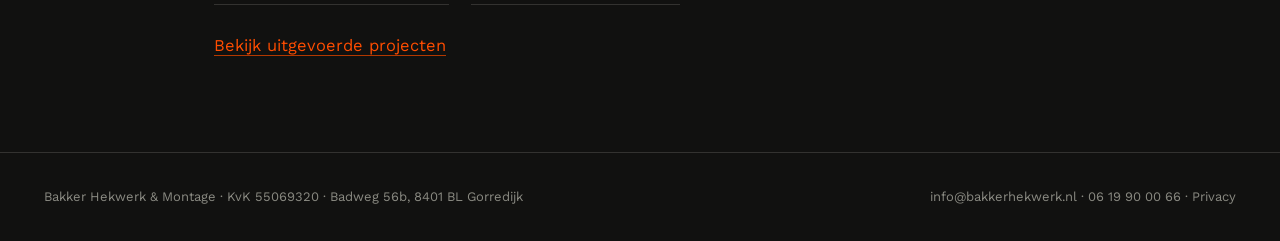
<file: diensten/plantsoenhekwerk/index.html>
<!DOCTYPE html>
<html lang="nl">
<head>
<meta charset="UTF-8">
<meta name="viewport" content="width=device-width, initial-scale=1">
<meta name="google-site-verification" content="QCoCkXl2fq-rT-jdb6DQhbuVrgbi8KNT2zHSEvUrDoA" />
<meta name="theme-color" content="#111110">
<link rel="icon" href="/favicon.svg" type="image/svg+xml">
<link rel="icon" href="/favicon.png" type="image/png" sizes="192x192">
<link rel="apple-touch-icon" href="/favicon.png">
<link rel="preload" href="/assets/fonts/anton-latin-400-normal.woff2" as="font" type="font/woff2" crossorigin>
<link rel="preload" href="/assets/fonts/work-sans-latin-400-normal.woff2" as="font" type="font/woff2" crossorigin>
<link rel="stylesheet" href="/styles.css?v=20261022">
<title>Plantsoenhekwerk en barricade in Friesland | Bakker Hekwerk &amp; Montage</title>
<meta name="description" content="Plantsoenhekwerk en barricades voor gemeenten en bedrijven. Geplaatst door Bakker Hekwerk &amp; Montage in Gorredijk en heel Friesland." />
<meta name="robots" content="index, follow, max-image-preview:large">
<link rel="canonical" href="https://bakkerhekwerk.nl/diensten/plantsoenhekwerk/" />
<meta property="og:type" content="website" />
<meta property="og:title" content="Plantsoenhekwerk en barricade in Friesland | Bakker Hekwerk &amp; Montage" />
<meta property="og:description" content="Plantsoenhekwerk en barricades voor gemeenten en bedrijven. Geplaatst door Bakker Hekwerk &amp; Montage in Gorredijk en heel Friesland." />
<meta property="og:url" content="https://bakkerhekwerk.nl/diensten/plantsoenhekwerk/" />
<meta property="og:site_name" content="Bakker Hekwerk &amp; Montage" />
<meta property="og:locale" content="nl_NL" />
<meta property="og:image" content="https://bakkerhekwerk.nl/assets/diensten/plantsoen-barricade.jpg" />
<meta name="twitter:card" content="summary_large_image" />
<script type="application/ld+json">
{
  "@context": "https://schema.org",
  "@type": "Service",
  "name": "Plantsoenhekwerk en barricade",
  "serviceType": "Plantsoenhekwerk en barricade",
  "description": "Plantsoenhekwerk en barricades voor gemeenten en bedrijven. Geplaatst door Bakker Hekwerk & Montage in Gorredijk en heel Friesland.",
  "areaServed": "Friesland",
  "url": "https://bakkerhekwerk.nl/diensten/plantsoenhekwerk/",
  "provider": {
    "@type": "HomeAndConstructionBusiness",
    "name": "Bakker Hekwerk & Montage",
    "url": "https://bakkerhekwerk.nl/",
    "telephone": "+31619900066"
  }
}
</script>
<script type="application/ld+json">
{
  "@context": "https://schema.org",
  "@type": "BreadcrumbList",
  "itemListElement": [
    {
      "@type": "ListItem",
      "position": 1,
      "name": "Home",
      "item": "https://bakkerhekwerk.nl/"
    },
    {
      "@type": "ListItem",
      "position": 2,
      "name": "Diensten",
      "item": "https://bakkerhekwerk.nl/#diensten"
    },
    {
      "@type": "ListItem",
      "position": 3,
      "name": "Plantsoenhekwerk en barricade",
      "item": "https://bakkerhekwerk.nl/diensten/plantsoenhekwerk/"
    }
  ]
}
</script>
</head>
<body class="sub">
<header>
  <nav>
    <a href="/" class="brand"><img src="/assets/logo.png" alt="Bakker Hekwerk &amp; Montage logo"></a>
    <div class="nav-cta"><a href="tel:0619900066" class="btn">06 19 90 00 66</a></div>
  </nav>
</header>
<main class="sub-wrap">
  <p class="crumbs"><a href="/">Home</a> / <a href="/#diensten">Diensten</a> / Plantsoenhekwerk en barricade</p>
  <h1>Plantsoenhekwerk en barricade</h1>
  <p>Plantsoenhekwerk en barricades leiden voetgangers en verkeer langs paden, groenstroken of parkeergelegenheid. Gemeenten en bedrijven gebruiken dit type hekwerk voor een duidelijke, veilige scheiding tussen loop- en rijroutes.</p>
  <figure class="sub-photo"><img src="/assets/diensten/plantsoen-barricade.jpg" alt="Plantsoen barricade hekwerk" width="1200" height="800" decoding="async"></figure>
  <h2>Opname en offerte op maat</h2>
  <p>Bakker Hekwerk &amp; Montage levert en plaatst in Gorredijk en heel Friesland. Na een telefonische aanvraag komt er iemand langs om de situatie op te nemen. U ontvangt daarna een offerte met type, afmetingen en montageplanning.</p>
  <section class="sub-faq">
    <h2>Veelgestelde vragen</h2>
    <h3>In welk gebied is Bakker Hekwerk &amp; Montage actief?</h3><p>Bakker Hekwerk &amp; Montage is gevestigd aan de Badweg in Gorredijk en werkt in heel Friesland, van particuliere tuinen tot bedrijfsterreinen en sportverenigingen.</p><h3>Hoe verloopt een offertetraject bij Bakker Hekwerk &amp; Montage?</h3><p>Na een telefonische aanvraag komt Bakker Hekwerk &amp; Montage langs om de situatie op te nemen. Op basis daarvan volgt een offerte met type hekwerk of poort, afmetingen en montageplanning.</p>
  </section>
  <div class="sub-cta">
    <p>Vraag naar de mogelijkheden voor uw situatie. Bel voor een vrijblijvende opname.</p>
    <a href="tel:0619900066" class="btn">Bel 06 19 90 00 66</a>
  </div>
  <h2>Andere diensten</h2>
  <div class="related"><a href="/diensten/dubbelstaafmat/">Dubbelstaafmat hekwerk</a><a href="/diensten/schuifpoorten/">Schuifpoorten</a><a href="/diensten/gaashekwerk/">Gaashekwerk</a><a href="/diensten/draaipoorten/">Draaipoorten</a><a href="/diensten/sierhekwerk/">Sierhekwerk</a><a href="/diensten/spijlenhekwerk/">Spijlenhekwerk</a><a href="/diensten/sportveldafrastering/">Sportveldafrastering en dug-out</a><a href="/diensten/overkappingen-maatwerk/">Overkappingen en maatwerk</a></div>
  <p style="margin-top:28px"><a class="tl" href="/#projecten">Bekijk uitgevoerde projecten</a></p>
</main>
<footer>
  <div class="wrap f-row">
    <span>Bakker Hekwerk &amp; Montage &middot; KvK 55069320 &middot; Badweg 56b, 8401 BL Gorredijk</span>
    <span><a href="mailto:info@bakkerhekwerk.nl">info@bakkerhekwerk.nl</a> &middot; <a href="tel:0619900066">06 19 90 00 66</a> &middot; <a href="/privacy/">Privacy</a></span>
  </div>
</footer>
</body>
</html>
</file>
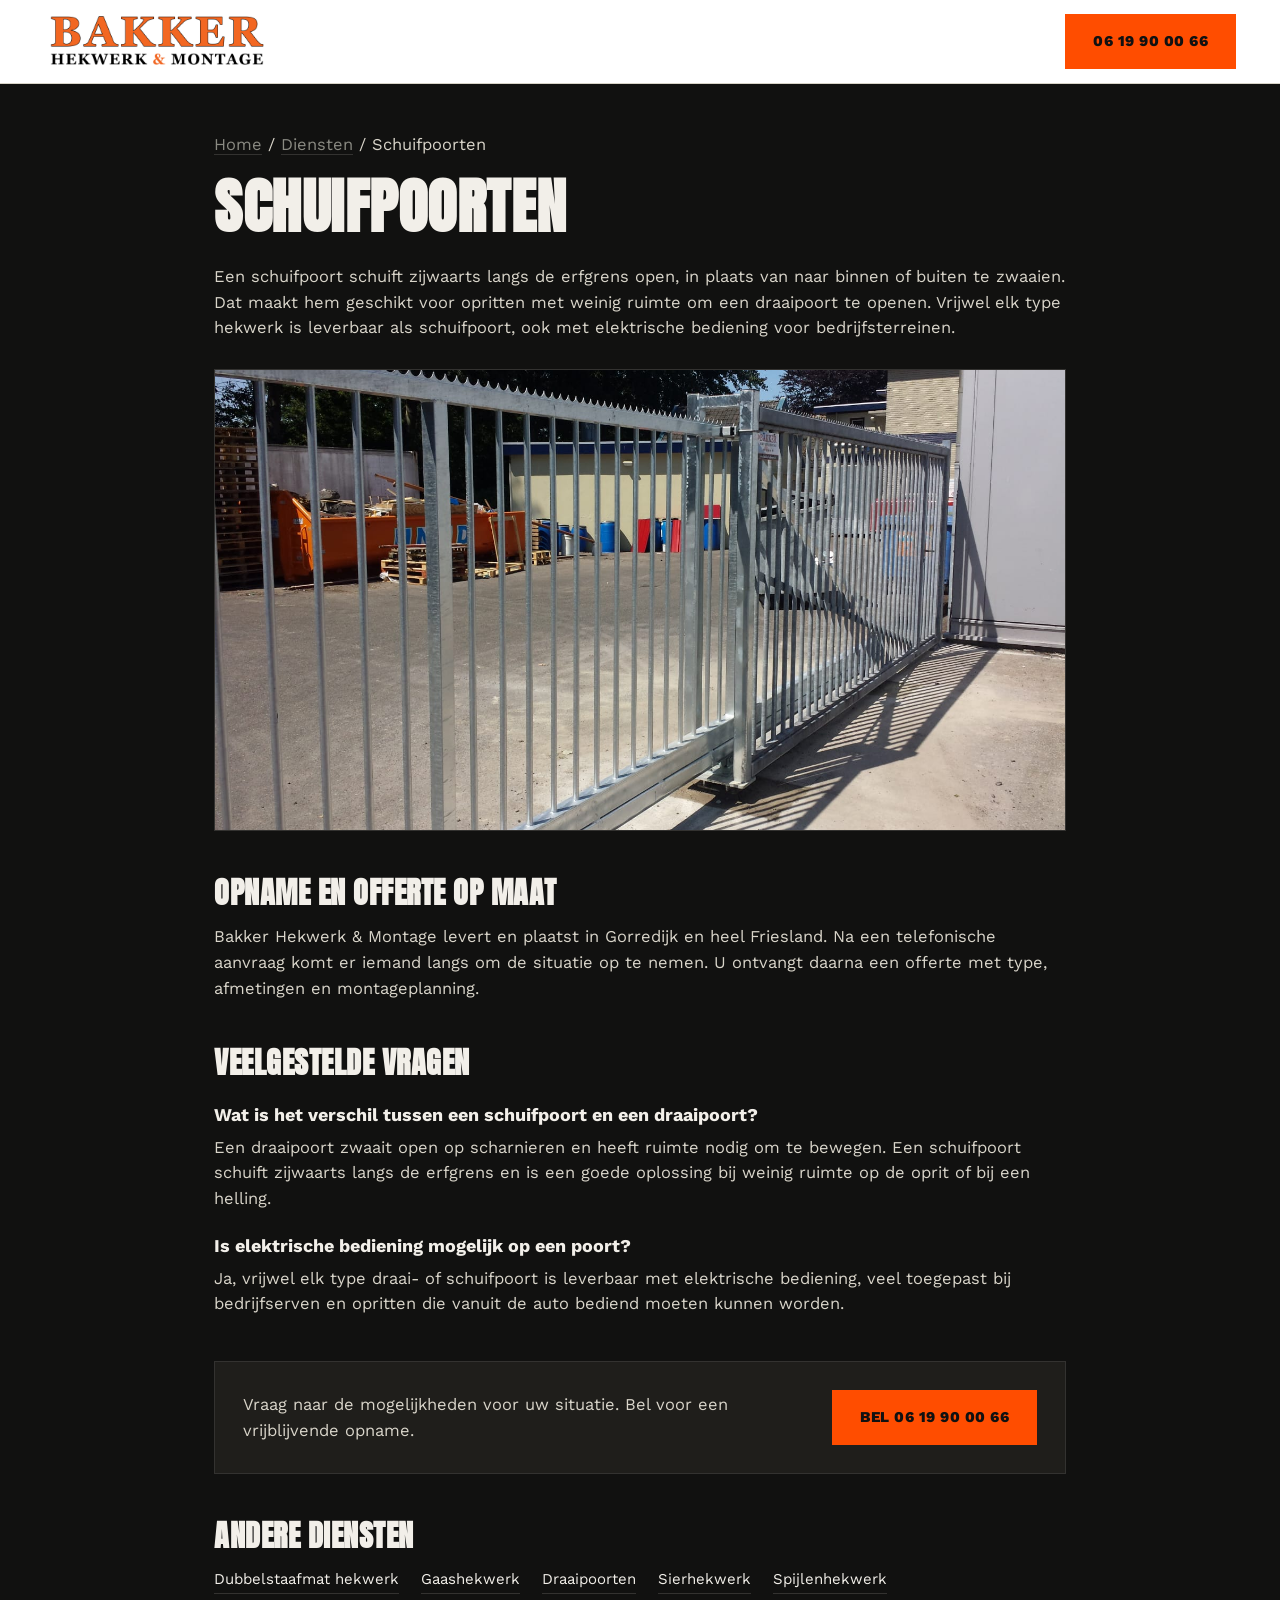
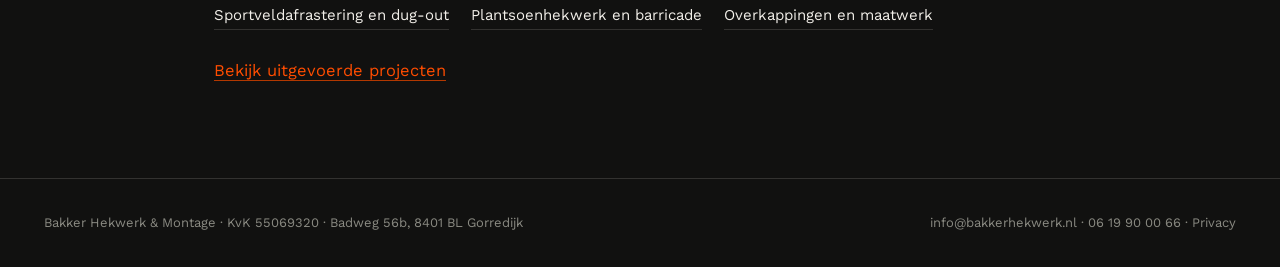
<file: diensten/schuifpoorten/index.html>
<!DOCTYPE html>
<html lang="nl">
<head>
<meta charset="UTF-8">
<meta name="viewport" content="width=device-width, initial-scale=1">
<meta name="google-site-verification" content="QCoCkXl2fq-rT-jdb6DQhbuVrgbi8KNT2zHSEvUrDoA" />
<meta name="theme-color" content="#111110">
<link rel="icon" href="/favicon.svg" type="image/svg+xml">
<link rel="icon" href="/favicon.png" type="image/png" sizes="192x192">
<link rel="apple-touch-icon" href="/favicon.png">
<link rel="preload" href="/assets/fonts/anton-latin-400-normal.woff2" as="font" type="font/woff2" crossorigin>
<link rel="preload" href="/assets/fonts/work-sans-latin-400-normal.woff2" as="font" type="font/woff2" crossorigin>
<link rel="stylesheet" href="/styles.css?v=20261022">
<title>Schuifpoorten in Friesland | Bakker Hekwerk &amp; Montage</title>
<meta name="description" content="Schuifpoorten voor bedrijfserven en opritten, ook met elektrische bediening. Geplaatst door Bakker Hekwerk &amp; Montage in Gorredijk en heel Friesland." />
<meta name="robots" content="index, follow, max-image-preview:large">
<link rel="canonical" href="https://bakkerhekwerk.nl/diensten/schuifpoorten/" />
<meta property="og:type" content="website" />
<meta property="og:title" content="Schuifpoorten in Friesland | Bakker Hekwerk &amp; Montage" />
<meta property="og:description" content="Schuifpoorten voor bedrijfserven en opritten, ook met elektrische bediening. Geplaatst door Bakker Hekwerk &amp; Montage in Gorredijk en heel Friesland." />
<meta property="og:url" content="https://bakkerhekwerk.nl/diensten/schuifpoorten/" />
<meta property="og:site_name" content="Bakker Hekwerk &amp; Montage" />
<meta property="og:locale" content="nl_NL" />
<meta property="og:image" content="https://bakkerhekwerk.nl/assets/diensten/schuifpoorten.jpeg" />
<meta name="twitter:card" content="summary_large_image" />
<script type="application/ld+json">
{
  "@context": "https://schema.org",
  "@type": "Service",
  "name": "Schuifpoorten",
  "serviceType": "Schuifpoorten",
  "description": "Schuifpoorten voor bedrijfserven en opritten, ook met elektrische bediening. Geplaatst door Bakker Hekwerk & Montage in Gorredijk en heel Friesland.",
  "areaServed": "Friesland",
  "url": "https://bakkerhekwerk.nl/diensten/schuifpoorten/",
  "provider": {
    "@type": "HomeAndConstructionBusiness",
    "name": "Bakker Hekwerk & Montage",
    "url": "https://bakkerhekwerk.nl/",
    "telephone": "+31619900066"
  }
}
</script>
<script type="application/ld+json">
{
  "@context": "https://schema.org",
  "@type": "BreadcrumbList",
  "itemListElement": [
    {
      "@type": "ListItem",
      "position": 1,
      "name": "Home",
      "item": "https://bakkerhekwerk.nl/"
    },
    {
      "@type": "ListItem",
      "position": 2,
      "name": "Diensten",
      "item": "https://bakkerhekwerk.nl/#diensten"
    },
    {
      "@type": "ListItem",
      "position": 3,
      "name": "Schuifpoorten",
      "item": "https://bakkerhekwerk.nl/diensten/schuifpoorten/"
    }
  ]
}
</script>
</head>
<body class="sub">
<header>
  <nav>
    <a href="/" class="brand"><img src="/assets/logo.png" alt="Bakker Hekwerk &amp; Montage logo"></a>
    <div class="nav-cta"><a href="tel:0619900066" class="btn">06 19 90 00 66</a></div>
  </nav>
</header>
<main class="sub-wrap">
  <p class="crumbs"><a href="/">Home</a> / <a href="/#diensten">Diensten</a> / Schuifpoorten</p>
  <h1>Schuifpoorten</h1>
  <p>Een schuifpoort schuift zijwaarts langs de erfgrens open, in plaats van naar binnen of buiten te zwaaien. Dat maakt hem geschikt voor opritten met weinig ruimte om een draaipoort te openen. Vrijwel elk type hekwerk is leverbaar als schuifpoort, ook met elektrische bediening voor bedrijfsterreinen.</p>
  <figure class="sub-photo"><img src="/assets/diensten/schuifpoorten.jpeg" alt="Schuifpoort bedrijfserf" width="1200" height="800" decoding="async"></figure>
  <h2>Opname en offerte op maat</h2>
  <p>Bakker Hekwerk &amp; Montage levert en plaatst in Gorredijk en heel Friesland. Na een telefonische aanvraag komt er iemand langs om de situatie op te nemen. U ontvangt daarna een offerte met type, afmetingen en montageplanning.</p>
  <section class="sub-faq">
    <h2>Veelgestelde vragen</h2>
    <h3>Wat is het verschil tussen een schuifpoort en een draaipoort?</h3><p>Een draaipoort zwaait open op scharnieren en heeft ruimte nodig om te bewegen. Een schuifpoort schuift zijwaarts langs de erfgrens en is een goede oplossing bij weinig ruimte op de oprit of bij een helling.</p><h3>Is elektrische bediening mogelijk op een poort?</h3><p>Ja, vrijwel elk type draai- of schuifpoort is leverbaar met elektrische bediening, veel toegepast bij bedrijfserven en opritten die vanuit de auto bediend moeten kunnen worden.</p>
  </section>
  <div class="sub-cta">
    <p>Vraag naar de mogelijkheden voor uw situatie. Bel voor een vrijblijvende opname.</p>
    <a href="tel:0619900066" class="btn">Bel 06 19 90 00 66</a>
  </div>
  <h2>Andere diensten</h2>
  <div class="related"><a href="/diensten/dubbelstaafmat/">Dubbelstaafmat hekwerk</a><a href="/diensten/gaashekwerk/">Gaashekwerk</a><a href="/diensten/draaipoorten/">Draaipoorten</a><a href="/diensten/sierhekwerk/">Sierhekwerk</a><a href="/diensten/spijlenhekwerk/">Spijlenhekwerk</a><a href="/diensten/sportveldafrastering/">Sportveldafrastering en dug-out</a><a href="/diensten/plantsoenhekwerk/">Plantsoenhekwerk en barricade</a><a href="/diensten/overkappingen-maatwerk/">Overkappingen en maatwerk</a></div>
  <p style="margin-top:28px"><a class="tl" href="/#projecten">Bekijk uitgevoerde projecten</a></p>
</main>
<footer>
  <div class="wrap f-row">
    <span>Bakker Hekwerk &amp; Montage &middot; KvK 55069320 &middot; Badweg 56b, 8401 BL Gorredijk</span>
    <span><a href="mailto:info@bakkerhekwerk.nl">info@bakkerhekwerk.nl</a> &middot; <a href="tel:0619900066">06 19 90 00 66</a> &middot; <a href="/privacy/">Privacy</a></span>
  </div>
</footer>
</body>
</html>
</file>
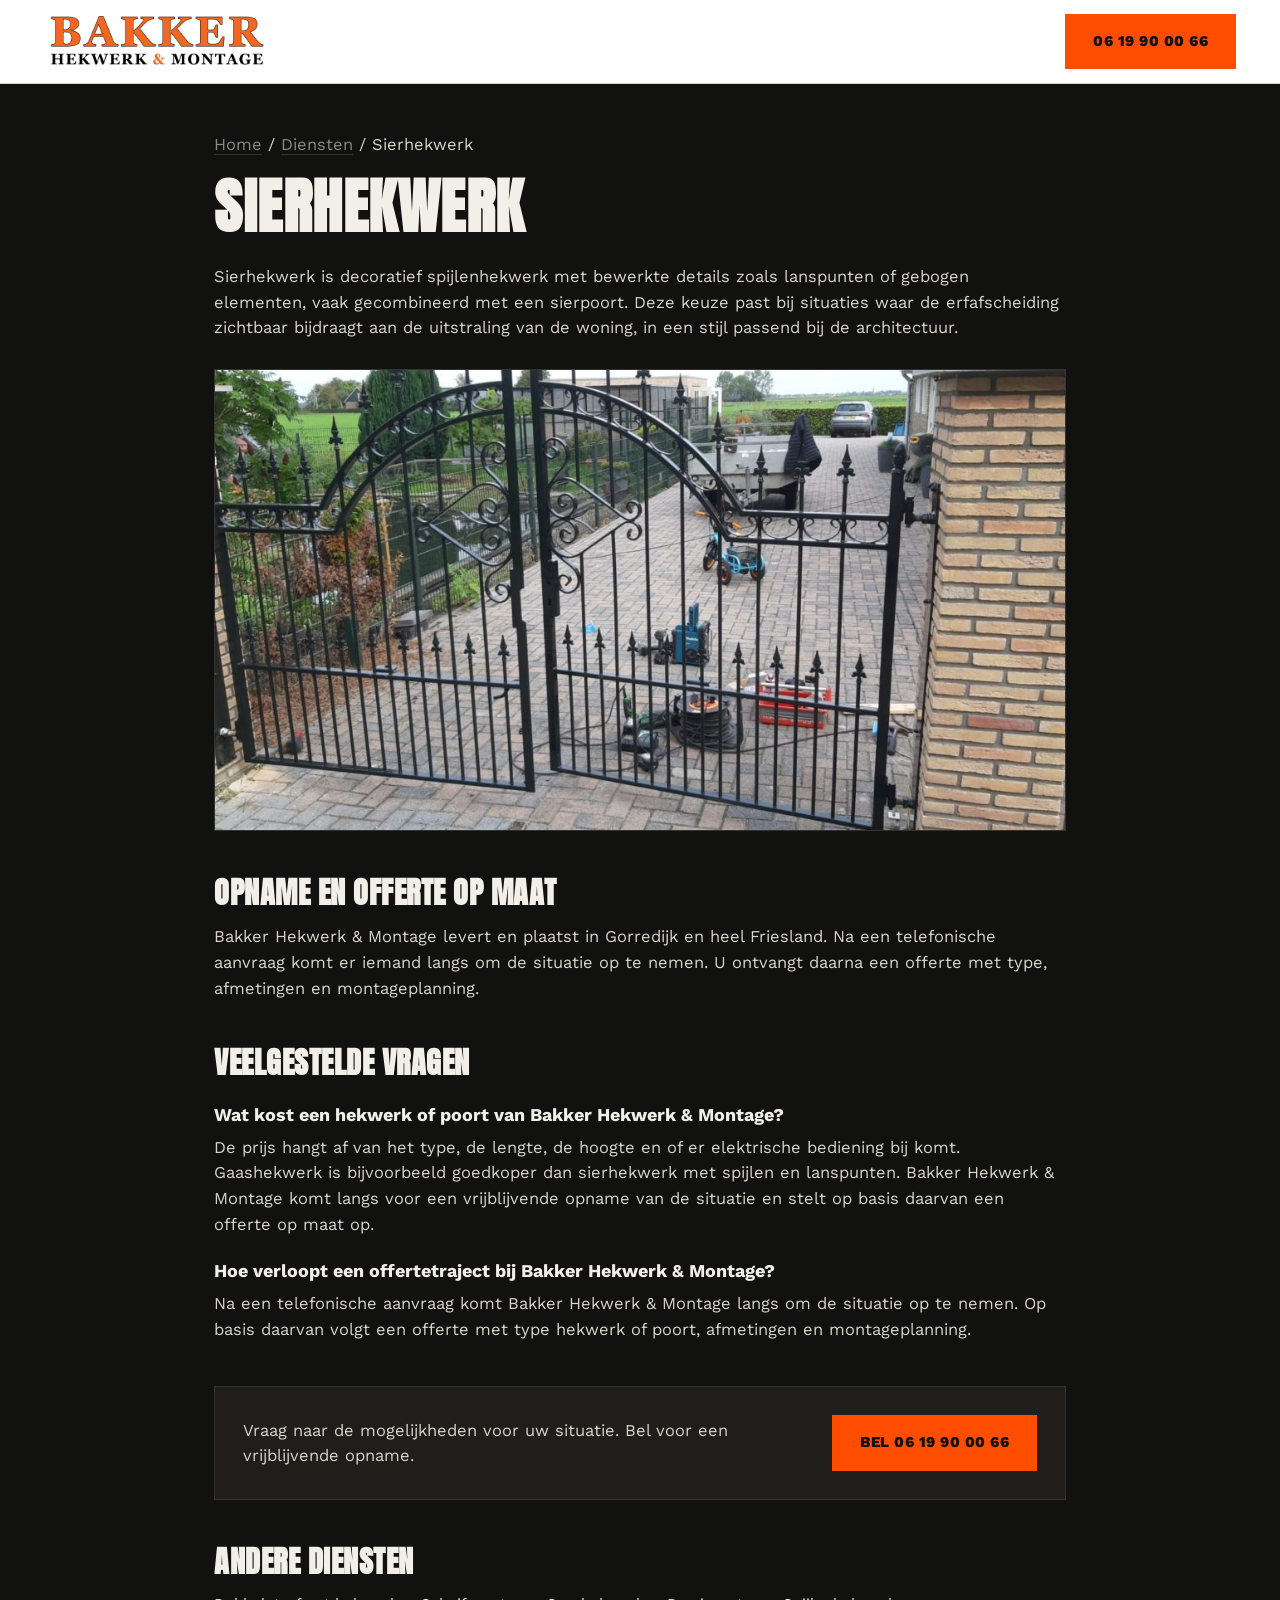
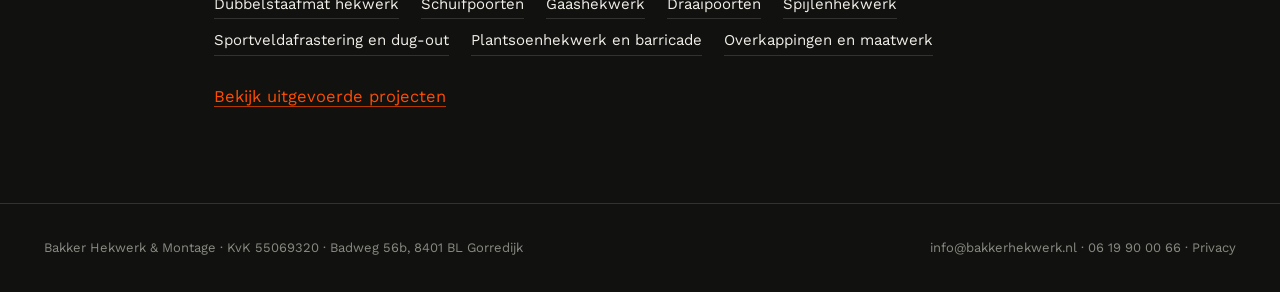
<file: diensten/sierhekwerk/index.html>
<!DOCTYPE html>
<html lang="nl">
<head>
<meta charset="UTF-8">
<meta name="viewport" content="width=device-width, initial-scale=1">
<meta name="google-site-verification" content="QCoCkXl2fq-rT-jdb6DQhbuVrgbi8KNT2zHSEvUrDoA" />
<meta name="theme-color" content="#111110">
<link rel="icon" href="/favicon.svg" type="image/svg+xml">
<link rel="icon" href="/favicon.png" type="image/png" sizes="192x192">
<link rel="apple-touch-icon" href="/favicon.png">
<link rel="preload" href="/assets/fonts/anton-latin-400-normal.woff2" as="font" type="font/woff2" crossorigin>
<link rel="preload" href="/assets/fonts/work-sans-latin-400-normal.woff2" as="font" type="font/woff2" crossorigin>
<link rel="stylesheet" href="/styles.css?v=20261022">
<title>Sierhekwerk in Friesland | Bakker Hekwerk &amp; Montage</title>
<meta name="description" content="Sierhekwerk met lanspunten of gebogen details voor tuin en erf. Geplaatst door Bakker Hekwerk &amp; Montage in Gorredijk en heel Friesland." />
<meta name="robots" content="index, follow, max-image-preview:large">
<link rel="canonical" href="https://bakkerhekwerk.nl/diensten/sierhekwerk/" />
<meta property="og:type" content="website" />
<meta property="og:title" content="Sierhekwerk in Friesland | Bakker Hekwerk &amp; Montage" />
<meta property="og:description" content="Sierhekwerk met lanspunten of gebogen details voor tuin en erf. Geplaatst door Bakker Hekwerk &amp; Montage in Gorredijk en heel Friesland." />
<meta property="og:url" content="https://bakkerhekwerk.nl/diensten/sierhekwerk/" />
<meta property="og:site_name" content="Bakker Hekwerk &amp; Montage" />
<meta property="og:locale" content="nl_NL" />
<meta property="og:image" content="https://bakkerhekwerk.nl/assets/diensten/sierhekwerk.jpg" />
<meta name="twitter:card" content="summary_large_image" />
<script type="application/ld+json">
{
  "@context": "https://schema.org",
  "@type": "Service",
  "name": "Sierhekwerk",
  "serviceType": "Sierhekwerk",
  "description": "Sierhekwerk met lanspunten of gebogen details voor tuin en erf. Geplaatst door Bakker Hekwerk & Montage in Gorredijk en heel Friesland.",
  "areaServed": "Friesland",
  "url": "https://bakkerhekwerk.nl/diensten/sierhekwerk/",
  "provider": {
    "@type": "HomeAndConstructionBusiness",
    "name": "Bakker Hekwerk & Montage",
    "url": "https://bakkerhekwerk.nl/",
    "telephone": "+31619900066"
  }
}
</script>
<script type="application/ld+json">
{
  "@context": "https://schema.org",
  "@type": "BreadcrumbList",
  "itemListElement": [
    {
      "@type": "ListItem",
      "position": 1,
      "name": "Home",
      "item": "https://bakkerhekwerk.nl/"
    },
    {
      "@type": "ListItem",
      "position": 2,
      "name": "Diensten",
      "item": "https://bakkerhekwerk.nl/#diensten"
    },
    {
      "@type": "ListItem",
      "position": 3,
      "name": "Sierhekwerk",
      "item": "https://bakkerhekwerk.nl/diensten/sierhekwerk/"
    }
  ]
}
</script>
</head>
<body class="sub">
<header>
  <nav>
    <a href="/" class="brand"><img src="/assets/logo.png" alt="Bakker Hekwerk &amp; Montage logo"></a>
    <div class="nav-cta"><a href="tel:0619900066" class="btn">06 19 90 00 66</a></div>
  </nav>
</header>
<main class="sub-wrap">
  <p class="crumbs"><a href="/">Home</a> / <a href="/#diensten">Diensten</a> / Sierhekwerk</p>
  <h1>Sierhekwerk</h1>
  <p>Sierhekwerk is decoratief spijlenhekwerk met bewerkte details zoals lanspunten of gebogen elementen, vaak gecombineerd met een sierpoort. Deze keuze past bij situaties waar de erfafscheiding zichtbaar bijdraagt aan de uitstraling van de woning, in een stijl passend bij de architectuur.</p>
  <figure class="sub-photo"><img src="/assets/diensten/sierhekwerk.jpg" alt="Sierhekwerk" width="1200" height="800" decoding="async"></figure>
  <h2>Opname en offerte op maat</h2>
  <p>Bakker Hekwerk &amp; Montage levert en plaatst in Gorredijk en heel Friesland. Na een telefonische aanvraag komt er iemand langs om de situatie op te nemen. U ontvangt daarna een offerte met type, afmetingen en montageplanning.</p>
  <section class="sub-faq">
    <h2>Veelgestelde vragen</h2>
    <h3>Wat kost een hekwerk of poort van Bakker Hekwerk &amp; Montage?</h3><p>De prijs hangt af van het type, de lengte, de hoogte en of er elektrische bediening bij komt. Gaashekwerk is bijvoorbeeld goedkoper dan sierhekwerk met spijlen en lanspunten. Bakker Hekwerk &amp; Montage komt langs voor een vrijblijvende opname van de situatie en stelt op basis daarvan een offerte op maat op.</p><h3>Hoe verloopt een offertetraject bij Bakker Hekwerk &amp; Montage?</h3><p>Na een telefonische aanvraag komt Bakker Hekwerk &amp; Montage langs om de situatie op te nemen. Op basis daarvan volgt een offerte met type hekwerk of poort, afmetingen en montageplanning.</p>
  </section>
  <div class="sub-cta">
    <p>Vraag naar de mogelijkheden voor uw situatie. Bel voor een vrijblijvende opname.</p>
    <a href="tel:0619900066" class="btn">Bel 06 19 90 00 66</a>
  </div>
  <h2>Andere diensten</h2>
  <div class="related"><a href="/diensten/dubbelstaafmat/">Dubbelstaafmat hekwerk</a><a href="/diensten/schuifpoorten/">Schuifpoorten</a><a href="/diensten/gaashekwerk/">Gaashekwerk</a><a href="/diensten/draaipoorten/">Draaipoorten</a><a href="/diensten/spijlenhekwerk/">Spijlenhekwerk</a><a href="/diensten/sportveldafrastering/">Sportveldafrastering en dug-out</a><a href="/diensten/plantsoenhekwerk/">Plantsoenhekwerk en barricade</a><a href="/diensten/overkappingen-maatwerk/">Overkappingen en maatwerk</a></div>
  <p style="margin-top:28px"><a class="tl" href="/#projecten">Bekijk uitgevoerde projecten</a></p>
</main>
<footer>
  <div class="wrap f-row">
    <span>Bakker Hekwerk &amp; Montage &middot; KvK 55069320 &middot; Badweg 56b, 8401 BL Gorredijk</span>
    <span><a href="mailto:info@bakkerhekwerk.nl">info@bakkerhekwerk.nl</a> &middot; <a href="tel:0619900066">06 19 90 00 66</a> &middot; <a href="/privacy/">Privacy</a></span>
  </div>
</footer>
</body>
</html>
</file>
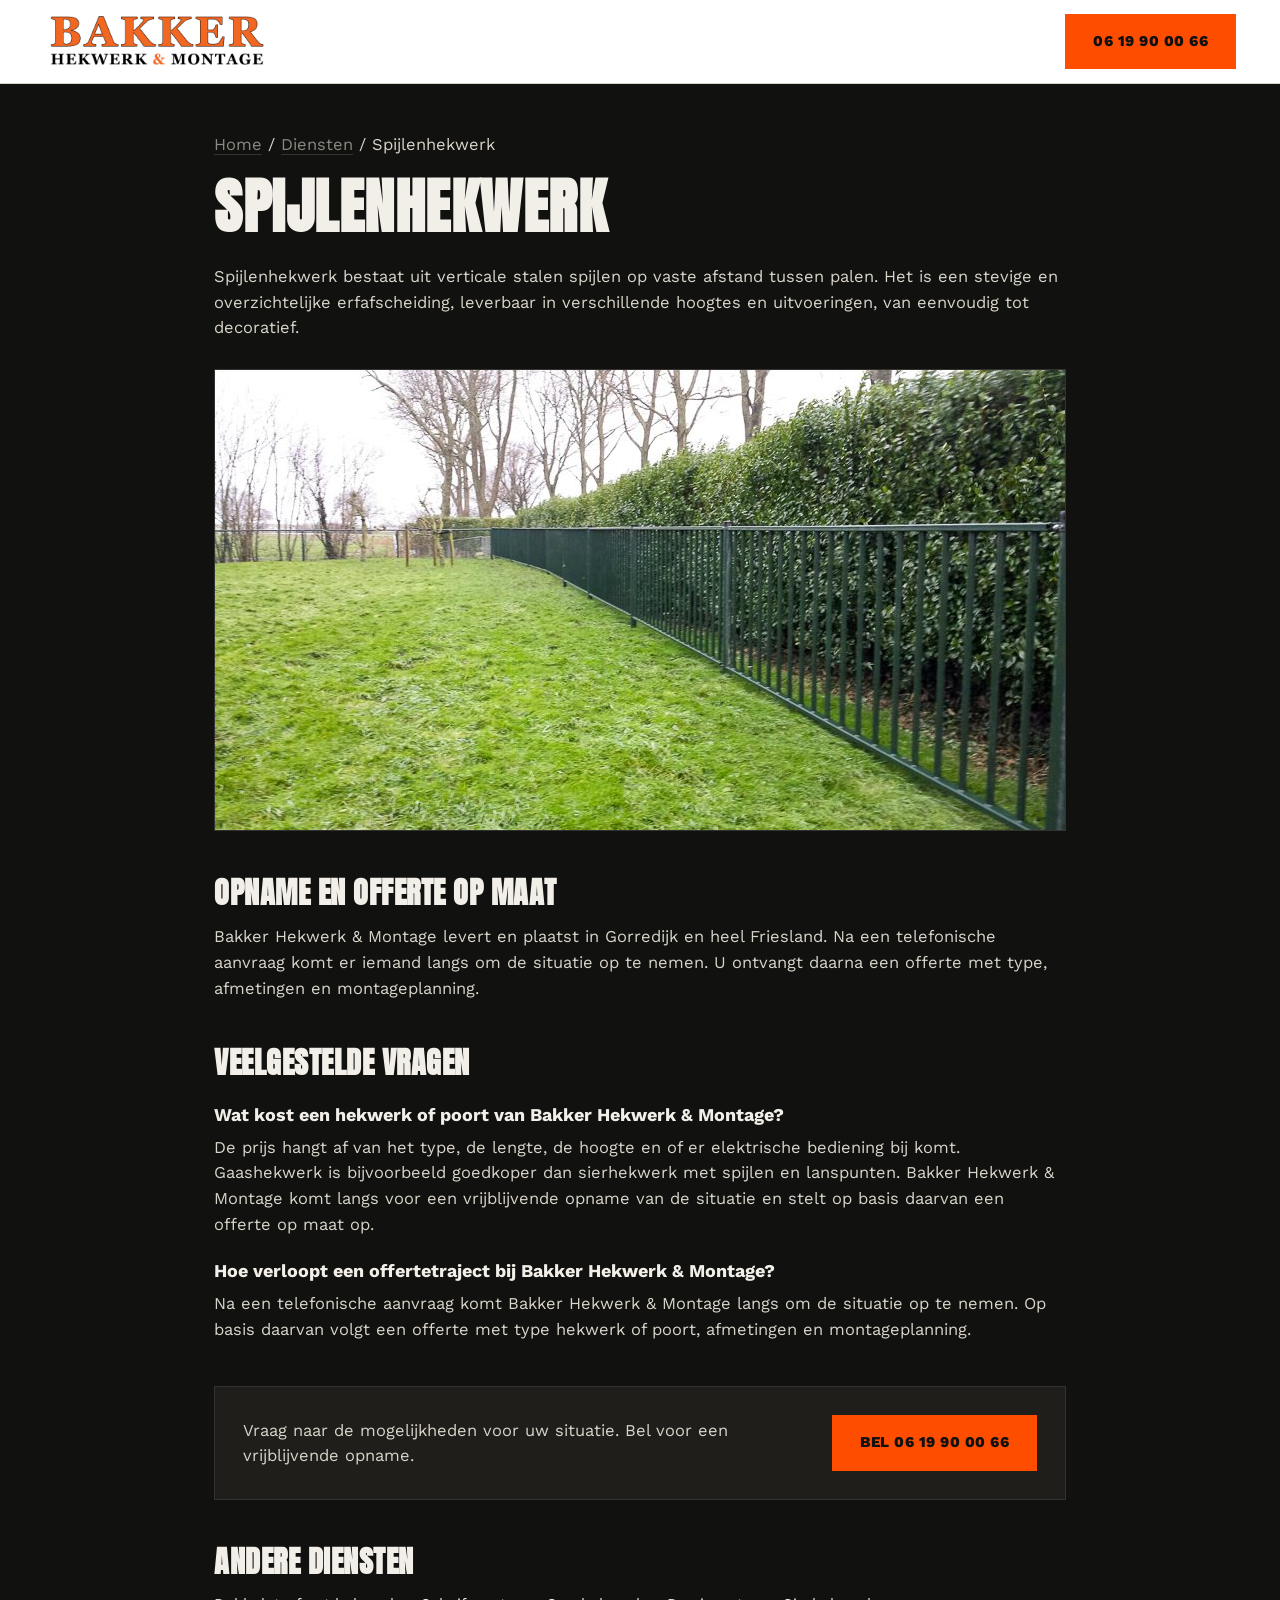
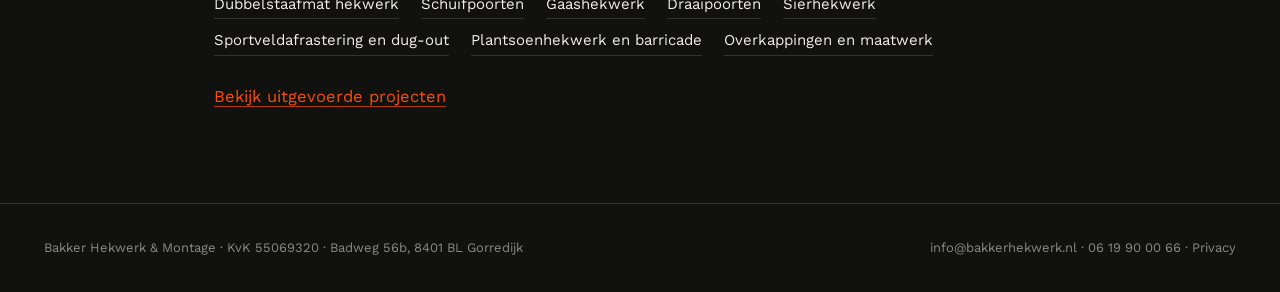
<file: diensten/spijlenhekwerk/index.html>
<!DOCTYPE html>
<html lang="nl">
<head>
<meta charset="UTF-8">
<meta name="viewport" content="width=device-width, initial-scale=1">
<meta name="google-site-verification" content="QCoCkXl2fq-rT-jdb6DQhbuVrgbi8KNT2zHSEvUrDoA" />
<meta name="theme-color" content="#111110">
<link rel="icon" href="/favicon.svg" type="image/svg+xml">
<link rel="icon" href="/favicon.png" type="image/png" sizes="192x192">
<link rel="apple-touch-icon" href="/favicon.png">
<link rel="preload" href="/assets/fonts/anton-latin-400-normal.woff2" as="font" type="font/woff2" crossorigin>
<link rel="preload" href="/assets/fonts/work-sans-latin-400-normal.woff2" as="font" type="font/woff2" crossorigin>
<link rel="stylesheet" href="/styles.css?v=20261022">
<title>Spijlenhekwerk in Friesland | Bakker Hekwerk &amp; Montage</title>
<meta name="description" content="Spijlenhekwerk met verticale stalen spijlen voor tuin, erf en terrein. Geplaatst door Bakker Hekwerk &amp; Montage in heel Friesland." />
<meta name="robots" content="index, follow, max-image-preview:large">
<link rel="canonical" href="https://bakkerhekwerk.nl/diensten/spijlenhekwerk/" />
<meta property="og:type" content="website" />
<meta property="og:title" content="Spijlenhekwerk in Friesland | Bakker Hekwerk &amp; Montage" />
<meta property="og:description" content="Spijlenhekwerk met verticale stalen spijlen voor tuin, erf en terrein. Geplaatst door Bakker Hekwerk &amp; Montage in heel Friesland." />
<meta property="og:url" content="https://bakkerhekwerk.nl/diensten/spijlenhekwerk/" />
<meta property="og:site_name" content="Bakker Hekwerk &amp; Montage" />
<meta property="og:locale" content="nl_NL" />
<meta property="og:image" content="https://bakkerhekwerk.nl/assets/diensten/spijlenhekwerk.jpg" />
<meta name="twitter:card" content="summary_large_image" />
<script type="application/ld+json">
{
  "@context": "https://schema.org",
  "@type": "Service",
  "name": "Spijlenhekwerk",
  "serviceType": "Spijlenhekwerk",
  "description": "Spijlenhekwerk met verticale stalen spijlen voor tuin, erf en terrein. Geplaatst door Bakker Hekwerk & Montage in heel Friesland.",
  "areaServed": "Friesland",
  "url": "https://bakkerhekwerk.nl/diensten/spijlenhekwerk/",
  "provider": {
    "@type": "HomeAndConstructionBusiness",
    "name": "Bakker Hekwerk & Montage",
    "url": "https://bakkerhekwerk.nl/",
    "telephone": "+31619900066"
  }
}
</script>
<script type="application/ld+json">
{
  "@context": "https://schema.org",
  "@type": "BreadcrumbList",
  "itemListElement": [
    {
      "@type": "ListItem",
      "position": 1,
      "name": "Home",
      "item": "https://bakkerhekwerk.nl/"
    },
    {
      "@type": "ListItem",
      "position": 2,
      "name": "Diensten",
      "item": "https://bakkerhekwerk.nl/#diensten"
    },
    {
      "@type": "ListItem",
      "position": 3,
      "name": "Spijlenhekwerk",
      "item": "https://bakkerhekwerk.nl/diensten/spijlenhekwerk/"
    }
  ]
}
</script>
</head>
<body class="sub">
<header>
  <nav>
    <a href="/" class="brand"><img src="/assets/logo.png" alt="Bakker Hekwerk &amp; Montage logo"></a>
    <div class="nav-cta"><a href="tel:0619900066" class="btn">06 19 90 00 66</a></div>
  </nav>
</header>
<main class="sub-wrap">
  <p class="crumbs"><a href="/">Home</a> / <a href="/#diensten">Diensten</a> / Spijlenhekwerk</p>
  <h1>Spijlenhekwerk</h1>
  <p>Spijlenhekwerk bestaat uit verticale stalen spijlen op vaste afstand tussen palen. Het is een stevige en overzichtelijke erfafscheiding, leverbaar in verschillende hoogtes en uitvoeringen, van eenvoudig tot decoratief.</p>
  <figure class="sub-photo"><img src="/assets/diensten/spijlenhekwerk.jpg" alt="Spijlenhekwerk" width="1200" height="800" decoding="async"></figure>
  <h2>Opname en offerte op maat</h2>
  <p>Bakker Hekwerk &amp; Montage levert en plaatst in Gorredijk en heel Friesland. Na een telefonische aanvraag komt er iemand langs om de situatie op te nemen. U ontvangt daarna een offerte met type, afmetingen en montageplanning.</p>
  <section class="sub-faq">
    <h2>Veelgestelde vragen</h2>
    <h3>Wat kost een hekwerk of poort van Bakker Hekwerk &amp; Montage?</h3><p>De prijs hangt af van het type, de lengte, de hoogte en of er elektrische bediening bij komt. Gaashekwerk is bijvoorbeeld goedkoper dan sierhekwerk met spijlen en lanspunten. Bakker Hekwerk &amp; Montage komt langs voor een vrijblijvende opname van de situatie en stelt op basis daarvan een offerte op maat op.</p><h3>Hoe verloopt een offertetraject bij Bakker Hekwerk &amp; Montage?</h3><p>Na een telefonische aanvraag komt Bakker Hekwerk &amp; Montage langs om de situatie op te nemen. Op basis daarvan volgt een offerte met type hekwerk of poort, afmetingen en montageplanning.</p>
  </section>
  <div class="sub-cta">
    <p>Vraag naar de mogelijkheden voor uw situatie. Bel voor een vrijblijvende opname.</p>
    <a href="tel:0619900066" class="btn">Bel 06 19 90 00 66</a>
  </div>
  <h2>Andere diensten</h2>
  <div class="related"><a href="/diensten/dubbelstaafmat/">Dubbelstaafmat hekwerk</a><a href="/diensten/schuifpoorten/">Schuifpoorten</a><a href="/diensten/gaashekwerk/">Gaashekwerk</a><a href="/diensten/draaipoorten/">Draaipoorten</a><a href="/diensten/sierhekwerk/">Sierhekwerk</a><a href="/diensten/sportveldafrastering/">Sportveldafrastering en dug-out</a><a href="/diensten/plantsoenhekwerk/">Plantsoenhekwerk en barricade</a><a href="/diensten/overkappingen-maatwerk/">Overkappingen en maatwerk</a></div>
  <p style="margin-top:28px"><a class="tl" href="/#projecten">Bekijk uitgevoerde projecten</a></p>
</main>
<footer>
  <div class="wrap f-row">
    <span>Bakker Hekwerk &amp; Montage &middot; KvK 55069320 &middot; Badweg 56b, 8401 BL Gorredijk</span>
    <span><a href="mailto:info@bakkerhekwerk.nl">info@bakkerhekwerk.nl</a> &middot; <a href="tel:0619900066">06 19 90 00 66</a> &middot; <a href="/privacy/">Privacy</a></span>
  </div>
</footer>
</body>
</html>
</file>
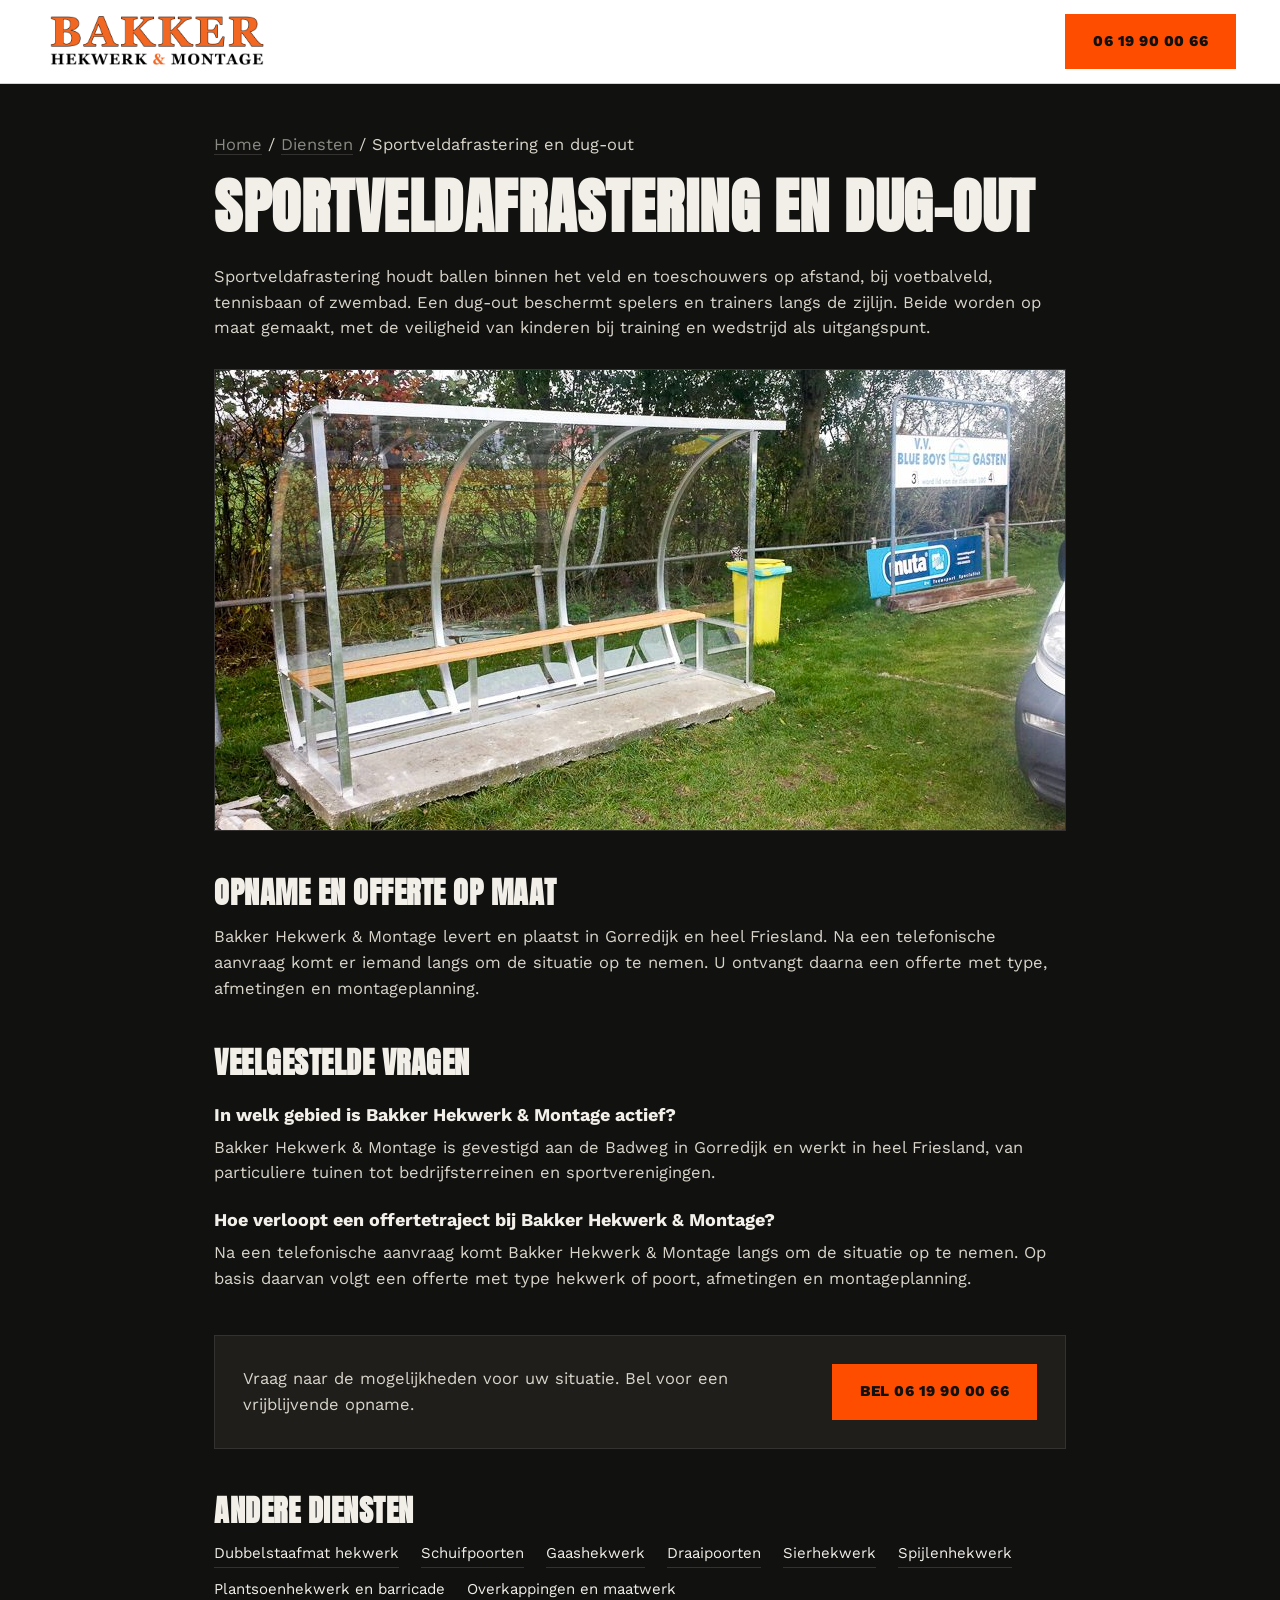
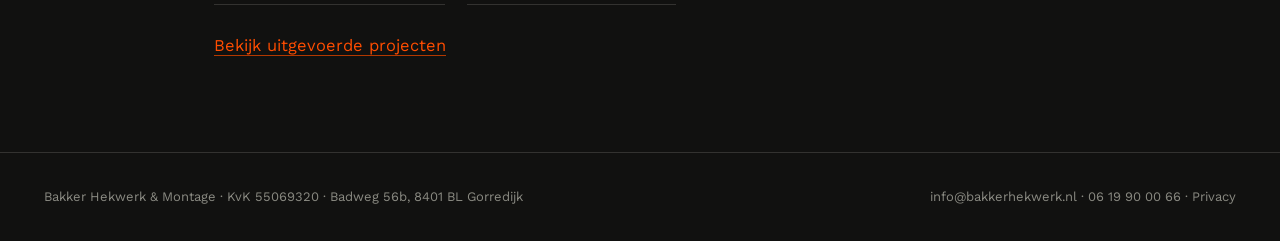
<file: diensten/sportveldafrastering/index.html>
<!DOCTYPE html>
<html lang="nl">
<head>
<meta charset="UTF-8">
<meta name="viewport" content="width=device-width, initial-scale=1">
<meta name="google-site-verification" content="QCoCkXl2fq-rT-jdb6DQhbuVrgbi8KNT2zHSEvUrDoA" />
<meta name="theme-color" content="#111110">
<link rel="icon" href="/favicon.svg" type="image/svg+xml">
<link rel="icon" href="/favicon.png" type="image/png" sizes="192x192">
<link rel="apple-touch-icon" href="/favicon.png">
<link rel="preload" href="/assets/fonts/anton-latin-400-normal.woff2" as="font" type="font/woff2" crossorigin>
<link rel="preload" href="/assets/fonts/work-sans-latin-400-normal.woff2" as="font" type="font/woff2" crossorigin>
<link rel="stylesheet" href="/styles.css?v=20261022">
<title>Sportveldafrastering en dug-out in Friesland | Bakker Hekwerk &amp; Montage</title>
<meta name="description" content="Sportveldafrastering en dug-outs voor voetbalverenigingen en sportparken. Geplaatst door Bakker Hekwerk &amp; Montage in heel Friesland." />
<meta name="robots" content="index, follow, max-image-preview:large">
<link rel="canonical" href="https://bakkerhekwerk.nl/diensten/sportveldafrastering/" />
<meta property="og:type" content="website" />
<meta property="og:title" content="Sportveldafrastering en dug-out in Friesland | Bakker Hekwerk &amp; Montage" />
<meta property="og:description" content="Sportveldafrastering en dug-outs voor voetbalverenigingen en sportparken. Geplaatst door Bakker Hekwerk &amp; Montage in heel Friesland." />
<meta property="og:url" content="https://bakkerhekwerk.nl/diensten/sportveldafrastering/" />
<meta property="og:site_name" content="Bakker Hekwerk &amp; Montage" />
<meta property="og:locale" content="nl_NL" />
<meta property="og:image" content="https://bakkerhekwerk.nl/assets/diensten/sportveldafrastering.jpg" />
<meta name="twitter:card" content="summary_large_image" />
<script type="application/ld+json">
{
  "@context": "https://schema.org",
  "@type": "Service",
  "name": "Sportveldafrastering en dug-out",
  "serviceType": "Sportveldafrastering en dug-out",
  "description": "Sportveldafrastering en dug-outs voor voetbalverenigingen en sportparken. Geplaatst door Bakker Hekwerk & Montage in heel Friesland.",
  "areaServed": "Friesland",
  "url": "https://bakkerhekwerk.nl/diensten/sportveldafrastering/",
  "provider": {
    "@type": "HomeAndConstructionBusiness",
    "name": "Bakker Hekwerk & Montage",
    "url": "https://bakkerhekwerk.nl/",
    "telephone": "+31619900066"
  }
}
</script>
<script type="application/ld+json">
{
  "@context": "https://schema.org",
  "@type": "BreadcrumbList",
  "itemListElement": [
    {
      "@type": "ListItem",
      "position": 1,
      "name": "Home",
      "item": "https://bakkerhekwerk.nl/"
    },
    {
      "@type": "ListItem",
      "position": 2,
      "name": "Diensten",
      "item": "https://bakkerhekwerk.nl/#diensten"
    },
    {
      "@type": "ListItem",
      "position": 3,
      "name": "Sportveldafrastering en dug-out",
      "item": "https://bakkerhekwerk.nl/diensten/sportveldafrastering/"
    }
  ]
}
</script>
</head>
<body class="sub">
<header>
  <nav>
    <a href="/" class="brand"><img src="/assets/logo.png" alt="Bakker Hekwerk &amp; Montage logo"></a>
    <div class="nav-cta"><a href="tel:0619900066" class="btn">06 19 90 00 66</a></div>
  </nav>
</header>
<main class="sub-wrap">
  <p class="crumbs"><a href="/">Home</a> / <a href="/#diensten">Diensten</a> / Sportveldafrastering en dug-out</p>
  <h1>Sportveldafrastering en dug-out</h1>
  <p>Sportveldafrastering houdt ballen binnen het veld en toeschouwers op afstand, bij voetbalveld, tennisbaan of zwembad. Een dug-out beschermt spelers en trainers langs de zijlijn. Beide worden op maat gemaakt, met de veiligheid van kinderen bij training en wedstrijd als uitgangspunt.</p>
  <figure class="sub-photo"><img src="/assets/diensten/sportveldafrastering.jpg" alt="Dugout voetbalveld" width="1200" height="800" decoding="async"></figure>
  <h2>Opname en offerte op maat</h2>
  <p>Bakker Hekwerk &amp; Montage levert en plaatst in Gorredijk en heel Friesland. Na een telefonische aanvraag komt er iemand langs om de situatie op te nemen. U ontvangt daarna een offerte met type, afmetingen en montageplanning.</p>
  <section class="sub-faq">
    <h2>Veelgestelde vragen</h2>
    <h3>In welk gebied is Bakker Hekwerk &amp; Montage actief?</h3><p>Bakker Hekwerk &amp; Montage is gevestigd aan de Badweg in Gorredijk en werkt in heel Friesland, van particuliere tuinen tot bedrijfsterreinen en sportverenigingen.</p><h3>Hoe verloopt een offertetraject bij Bakker Hekwerk &amp; Montage?</h3><p>Na een telefonische aanvraag komt Bakker Hekwerk &amp; Montage langs om de situatie op te nemen. Op basis daarvan volgt een offerte met type hekwerk of poort, afmetingen en montageplanning.</p>
  </section>
  <div class="sub-cta">
    <p>Vraag naar de mogelijkheden voor uw situatie. Bel voor een vrijblijvende opname.</p>
    <a href="tel:0619900066" class="btn">Bel 06 19 90 00 66</a>
  </div>
  <h2>Andere diensten</h2>
  <div class="related"><a href="/diensten/dubbelstaafmat/">Dubbelstaafmat hekwerk</a><a href="/diensten/schuifpoorten/">Schuifpoorten</a><a href="/diensten/gaashekwerk/">Gaashekwerk</a><a href="/diensten/draaipoorten/">Draaipoorten</a><a href="/diensten/sierhekwerk/">Sierhekwerk</a><a href="/diensten/spijlenhekwerk/">Spijlenhekwerk</a><a href="/diensten/plantsoenhekwerk/">Plantsoenhekwerk en barricade</a><a href="/diensten/overkappingen-maatwerk/">Overkappingen en maatwerk</a></div>
  <p style="margin-top:28px"><a class="tl" href="/#projecten">Bekijk uitgevoerde projecten</a></p>
</main>
<footer>
  <div class="wrap f-row">
    <span>Bakker Hekwerk &amp; Montage &middot; KvK 55069320 &middot; Badweg 56b, 8401 BL Gorredijk</span>
    <span><a href="mailto:info@bakkerhekwerk.nl">info@bakkerhekwerk.nl</a> &middot; <a href="tel:0619900066">06 19 90 00 66</a> &middot; <a href="/privacy/">Privacy</a></span>
  </div>
</footer>
</body>
</html>
</file>
<file: styles.css>
/* Lettertypes zelf gehost (geen verbinding met Google Fonts) */
@font-face{font-family:'Anton';font-style:normal;font-weight:400;font-display:swap;src:url('assets/fonts/anton-latin-400-normal.woff2') format('woff2');}
@font-face{font-family:'Work Sans';font-style:normal;font-weight:400;font-display:swap;src:url('assets/fonts/work-sans-latin-400-normal.woff2') format('woff2');}
@font-face{font-family:'Work Sans';font-style:normal;font-weight:500;font-display:swap;src:url('assets/fonts/work-sans-latin-500-normal.woff2') format('woff2');}
@font-face{font-family:'Work Sans';font-style:normal;font-weight:600;font-display:swap;src:url('assets/fonts/work-sans-latin-600-normal.woff2') format('woff2');}
@font-face{font-family:'Work Sans';font-style:normal;font-weight:700;font-display:swap;src:url('assets/fonts/work-sans-latin-700-normal.woff2') format('woff2');}
@font-face{font-family:'Work Sans';font-style:normal;font-weight:800;font-display:swap;src:url('assets/fonts/work-sans-latin-800-normal.woff2') format('woff2');}
:root{
    --bg:#111110;
    --bg-2:#1a1a18;
    --panel:#1f1e1b;
    --steel:#8a8a82;
    --line:#333230;
    --paper:#f2efe9;
    --accent:#ff4d00;
    --accent-dim:#b23800;
  }
  *{box-sizing:border-box;margin:0;padding:0;}
  html{scroll-behavior:smooth;}
  body{
    background:var(--bg);
    color:var(--paper);
    font-family:'Work Sans',sans-serif;
    line-height:1.55;
    overflow-x:hidden;
  }
  h1,h2,h3,.disp{
    font-family:'Anton',sans-serif;
    text-transform:uppercase;
    letter-spacing:0.5px;
    line-height:1.18;
  }
  a{color:inherit;text-decoration:none;}
  img{max-width:100%;display:block;}
  .wrap{max-width:1240px;margin:0 auto;padding:0 24px;}
  .accent{color:var(--accent);}
  .btn{
    display:inline-flex;align-items:center;gap:10px;
    background:var(--accent);color:#111;
    font-weight:800;text-transform:uppercase;letter-spacing:0.5px;
    padding:16px 28px;font-size:15px;
    border:none;cursor:pointer;white-space:nowrap;
    transition:transform .15s ease, background .15s ease;
  }
  .btn:hover{background:var(--paper);transform:translateY(-2px);}
  .btn-outline{
    display:inline-flex;align-items:center;gap:10px;
    background:transparent;color:var(--paper);
    border:2px solid var(--paper);
    font-weight:700;text-transform:uppercase;letter-spacing:0.5px;
    padding:14px 26px;font-size:15px;
  }
  .btn-outline:hover{border-color:var(--accent);color:var(--accent);}

  /* NAV */
  header{
    position:fixed;top:0;left:0;right:0;z-index:100;
    background:#ffffff;
    backdrop-filter:blur(6px);
    border-bottom:1px solid #d8d4c8;
  }
  nav{display:flex;align-items:center;justify-content:space-between;padding:14px 24px;max-width:1240px;margin:0 auto;}
  .brand{display:flex;align-items:center;gap:12px;}
  .brand img{height:52px;width:auto;}
  .brand-text{font-family:'Anton',sans-serif;font-size:18px;letter-spacing:0.5px;text-transform:uppercase;color:#111;}
  .brand-text span{color:var(--accent);}
  .navlinks{display:flex;gap:28px;font-weight:600;font-size:14px;text-transform:uppercase;letter-spacing:0.5px;color:#111;}
  .navlinks a{border-bottom:2px solid transparent;padding-bottom:4px;transition:border-color .15s;color:#111;}
  .navlinks a:hover{border-color:var(--accent);}
  .nav-cta{display:flex;align-items:center;}
  .nav-cta .btn{white-space:nowrap;}
  @media(max-width:820px){.navlinks{display:none;}}
  @media(max-width:480px){
    .nav-cta .btn{padding:12px 16px;font-size:13px;}
  }

  /* HAMBURGER */
  .burger{
    display:none;
    flex-direction:column;justify-content:center;gap:5px;
    width:38px;height:38px;background:none;border:none;cursor:pointer;
    padding:0;
  }
  .burger span{display:block;width:24px;height:2px;background:#111;transition:transform .2s, opacity .2s;}
  .burger.open span:nth-child(1){transform:translateY(7px) rotate(45deg);}
  .burger.open span:nth-child(2){opacity:0;}
  .burger.open span:nth-child(3){transform:translateY(-7px) rotate(-45deg);}
  @media(max-width:820px){.burger{display:flex;}}

  .mobile-menu{
    display:none;
    flex-direction:column;
    background:#ffffff;
    border-top:1px solid #d8d4c8;
    border-bottom:1px solid #d8d4c8;
  }
  .mobile-menu.open{display:flex;}
  .mobile-menu a{
    padding:18px 24px;
    font-weight:700;font-size:15px;text-transform:uppercase;letter-spacing:0.5px;
    color:#111;border-bottom:1px solid #eae7de;
  }
  .mobile-menu a:last-child{border-bottom:none;}
  .mobile-menu a:hover{color:var(--accent);}
  @media(min-width:821px){.mobile-menu{display:none !important;}}

  /* HERO */
  .hero{
    position:relative;
    min-height:92vh;
    display:flex;align-items:flex-end;
    background:#0c0c0b;
  }
  .hero-img{
    position:absolute;inset:0;
    background-image:linear-gradient(180deg, rgba(12,12,11,0.12) 0%, rgba(12,12,11,0.3) 55%, rgba(12,12,11,0.75) 100%), url('assets/hero/Sierhekwerk, draaipoort met lanspunten.JPG');
    background-size:cover;background-position:center 30%;
  }
  .hero-inner{position:relative;z-index:2;padding:0 24px 80px;max-width:1240px;margin:0 auto;width:100%;padding-top:180px;}
  .hero-tag{
    display:inline-block;background:var(--accent);color:#111;
    font-weight:800;font-size:13px;letter-spacing:1px;text-transform:uppercase;
    padding:6px 14px;margin-bottom:22px;
  }
  .hero h1{font-size:clamp(42px,7.5vw,96px);max-width:920px;}
  .hero h1 br{content:"";display:block;margin-top:10px;}
  .hero p{font-size:19px;max-width:560px;margin-top:22px;color:#eeece5;text-shadow:0 2px 12px rgba(0,0,0,0.55);}
  .hero-actions{display:flex;gap:16px;flex-wrap:wrap;margin-top:36px;}

  /* SECTION LABEL */
  .section-label{
    display:flex;align-items:center;gap:14px;margin-bottom:20px;
  }
  .section-label .num{font-family:'Anton',sans-serif;font-size:15px;color:var(--accent);}
  .section-label .rule{flex:1;height:1px;background:var(--line);}
  .section-label .lbl{font-size:13px;letter-spacing:2px;text-transform:uppercase;color:var(--steel);font-weight:600;}

  /* INTRO */
  .intro{padding:110px 0 90px;border-bottom:1px solid var(--line);}
  .intro-grid{display:grid;grid-template-columns:1.1fr 0.9fr;gap:60px;align-items:start;}
  .intro h2{font-size:clamp(30px,4vw,50px);max-width:640px;}
  .intro-copy{font-size:17px;color:#d8d5cc;}
  .intro-copy p{margin-bottom:16px;}
  .intro-facts{display:flex;flex-direction:column;gap:0;border-top:1px solid var(--line);margin-top:8px;}
  .fact{display:flex;justify-content:space-between;align-items:center;padding:18px 0;border-bottom:1px solid var(--line);}
  .fact .k{font-family:'Anton',sans-serif;font-size:15px;letter-spacing:0.5px;text-transform:uppercase;}
  .fact .v{color:var(--steel);font-size:14px;text-align:right;max-width:260px;}
  @media(max-width:900px){.intro-grid{grid-template-columns:1fr;}}

  /* DIENSTEN - broken grid */
  .diensten{padding:100px 0;}
  .d-head{display:flex;justify-content:space-between;align-items:flex-end;gap:24px;margin-bottom:50px;flex-wrap:wrap;}
  .d-head h2{font-size:clamp(32px,5vw,58px);}
  .d-head p{max-width:360px;color:var(--steel);font-size:15px;}
  .d-grid{
    display:grid;
    grid-template-columns:repeat(6,1fr);
    gap:18px;
  }
  .d-card{
    position:relative;background:var(--panel);border:1px solid var(--line);
    overflow:hidden;min-height:280px;display:flex;flex-direction:column;justify-content:flex-end;
  }
  .d-card img{position:absolute;inset:0;width:100%;height:100%;object-fit:cover;opacity:0.55;transition:opacity .2s, transform .3s;}
  .d-card:hover img{opacity:0.75;transform:scale(1.04);}
  .d-card-inner{position:relative;z-index:2;padding:22px;background:linear-gradient(0deg, rgba(15,15,14,0.96) 10%, rgba(15,15,14,0.15) 100%);}
  .d-card h3{font-size:22px;margin-bottom:6px;}
  .d-card p{font-size:13.5px;color:var(--steel);}
  .d-card .tagno{position:absolute;top:16px;right:18px;z-index:2;font-family:'Anton',sans-serif;color:var(--accent);font-size:14px;}
  .s-a{grid-column:span 3;grid-row:span 2;min-height:420px;}
  .s-b{grid-column:span 3;}
  .s-c{grid-column:span 2;}
  .s-d{grid-column:span 2;grid-row:span 2;min-height:420px;}
  .s-e{grid-column:span 2;}
  .s-f{grid-column:span 3;}
  .s-g{grid-column:span 3;}
  .s-h{grid-column:span 3;}
  .s-i{grid-column:span 6;min-height:260px;}
  @media(max-width:900px){
    .d-grid{grid-template-columns:1fr 1fr;}
    .s-a,.s-b,.s-c,.s-d,.s-e,.s-f,.s-g,.s-h,.s-i{grid-column:span 2;min-height:280px;}
  }
  @media(max-width:560px){
    .d-grid{grid-template-columns:1fr;}
    .s-a,.s-b,.s-c,.s-d,.s-e,.s-f,.s-g,.s-h,.s-i{grid-column:span 1;}
  }

  /* PROJECTEN */
  .projecten{padding:100px 0;background:var(--bg-2);border-top:1px solid var(--line);border-bottom:1px solid var(--line);}
  .p-head{margin-bottom:50px;}
  .p-head h2{font-size:clamp(32px,5vw,58px);}
  .p-grid{display:grid;grid-template-columns:repeat(3,1fr);gap:20px;}
  .p-card{background:var(--panel);border:1px solid var(--line);}
  .p-card .ph{aspect-ratio:4/3;overflow:hidden;}
  .p-card img{width:100%;height:100%;object-fit:cover;transition:transform .3s;}
  .p-card:hover img{transform:scale(1.05);}
  .p-card .pc{padding:18px 20px 22px;}
  .p-card .pc h3{font-family:'Work Sans',sans-serif;font-weight:700;font-size:15.5px;text-transform:none;letter-spacing:0;line-height:1.3;}
  .p-card .pc .date{color:var(--accent);font-size:12px;font-weight:700;text-transform:uppercase;letter-spacing:0.5px;margin-top:8px;display:block;}
  @media(max-width:900px){.p-grid{grid-template-columns:1fr 1fr;}}
  @media(max-width:560px){.p-grid{grid-template-columns:1fr;}}

/* FAQ */
  .faq{padding:100px 0;border-bottom:1px solid var(--line);}
  .faq-list{display:flex;flex-direction:column;}
  .faq-item{border-top:1px solid var(--line);padding:28px 0;}
  .faq-item:last-child{border-bottom:1px solid var(--line);}
  .faq-item h3{font-family:'Work Sans',sans-serif;font-weight:700;font-size:19px;text-transform:none;letter-spacing:0;line-height:1.35;margin-bottom:10px;color:var(--paper);}
  .faq-item p{font-size:15px;color:var(--steel);max-width:760px;line-height:1.6;}
  @media(max-width:560px){.faq-item h3{font-size:17px;}}
  /* CONTACT */
  .contact{padding:110px 0;}
  .c-grid{display:grid;grid-template-columns:1fr 1fr;gap:60px;}
  .c-grid h2{font-size:clamp(32px,5vw,58px);margin-bottom:22px;}
  .c-grid .lead{color:var(--steel);font-size:17px;max-width:460px;margin-bottom:34px;}
  .c-block{border-top:1px solid var(--line);padding:22px 0;}
  .c-block .lbl{font-size:12px;letter-spacing:1.5px;text-transform:uppercase;color:var(--steel);margin-bottom:8px;}
  .c-block .val{font-size:20px;font-weight:700;}
  .c-block .val a:hover{color:var(--accent);}
  .hours-row{display:flex;justify-content:space-between;padding:6px 0;font-size:14.5px;color:#d8d5cc;}
  .cta-panel{background:var(--panel);border:1px solid var(--line);padding:44px;display:flex;flex-direction:column;justify-content:space-between;}
  .cta-panel h3{font-size:28px;margin-bottom:16px;}
  .cta-panel p{color:var(--steel);font-size:15px;margin-bottom:28px;}
  @media(max-width:900px){.c-grid{grid-template-columns:1fr;}}

  footer{border-top:1px solid var(--line);padding:34px 0;}
  .f-row{display:flex;justify-content:space-between;align-items:center;flex-wrap:wrap;gap:14px;font-size:13px;color:var(--steel);}
  .f-row a:hover{color:var(--accent);}

/* SUBPAGINA'S (diensten, privacy) */
body.sub{padding-top:84px;}
.sub-wrap{max-width:900px;margin:0 auto;padding:48px 24px 80px;}
.crumbs{font-size:13px;color:var(--steel);margin-bottom:22px;}
.crumbs a{color:var(--steel);border-bottom:1px solid var(--line);}
.crumbs a:hover{color:var(--accent);}
.sub-wrap h1{font-size:clamp(34px,6vw,60px);margin-bottom:22px;}
.sub-wrap h2{font-size:clamp(22px,3.4vw,30px);margin:44px 0 14px;}
.sub-wrap p,.sub-wrap li{font-size:16.5px;color:#d9d5ca;margin-bottom:14px;}
.sub-wrap ul{padding-left:22px;margin-bottom:14px;}
.sub-wrap a.tl{color:var(--accent);border-bottom:1px solid var(--accent-dim);}
.sub-photo{margin:28px 0 8px;border:1px solid var(--line);}
.sub-photo img{width:100%;height:auto;max-height:460px;object-fit:cover;}
.sub-faq h3{font-family:'Work Sans',sans-serif;font-weight:700;font-size:18px;text-transform:none;letter-spacing:0;line-height:1.35;margin:22px 0 8px;color:var(--paper);}
.sub-cta{margin-top:44px;padding:28px;background:var(--panel);border:1px solid var(--line);display:flex;gap:18px;align-items:center;justify-content:space-between;flex-wrap:wrap;}
.sub-cta p{margin:0;max-width:520px;}
.related{display:flex;flex-wrap:wrap;gap:10px 22px;margin-top:10px;}
.related a{font-size:15px;color:var(--paper);border-bottom:1px solid var(--line);padding-bottom:2px;}
.related a:hover{color:var(--accent);border-color:var(--accent);}
.d-card h3 a::after{content:'';position:absolute;inset:0;z-index:3;}
.d-card h3 a:focus-visible{outline:2px solid var(--accent);outline-offset:-4px;}
</file>
